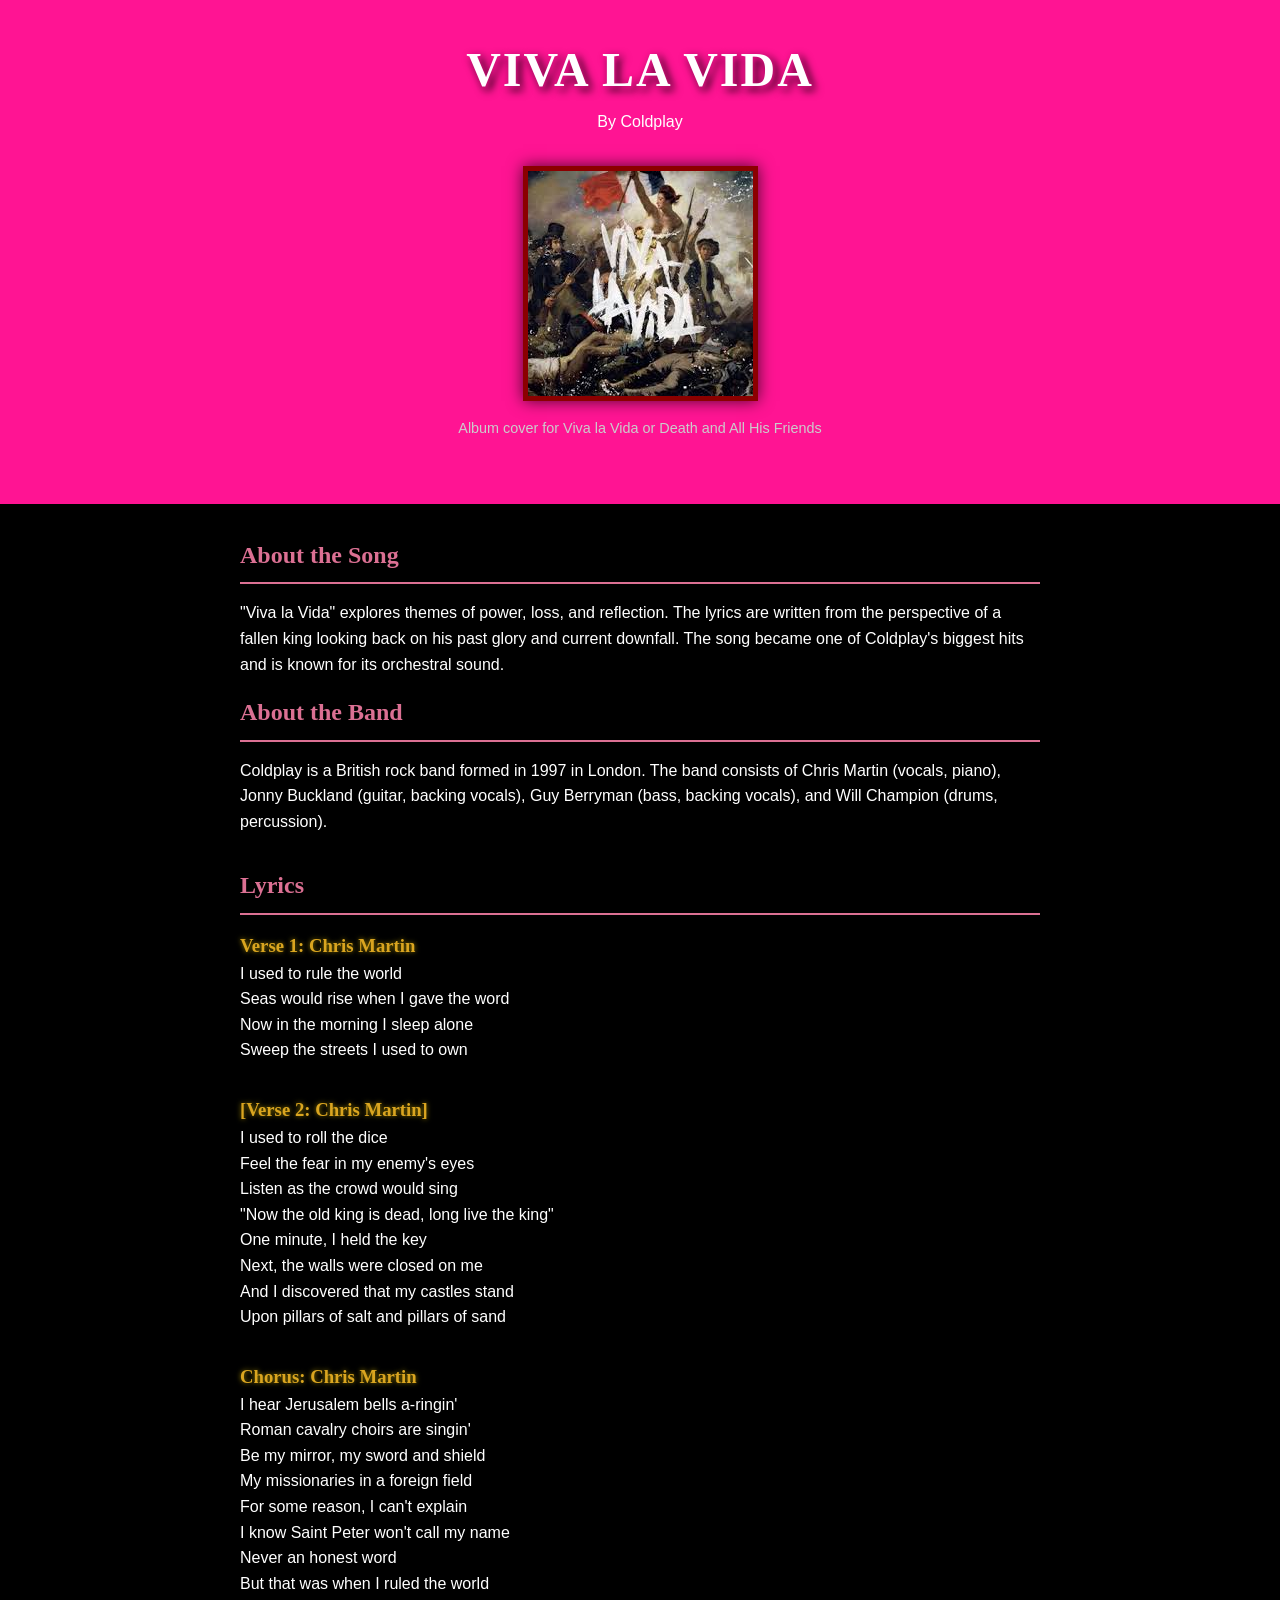
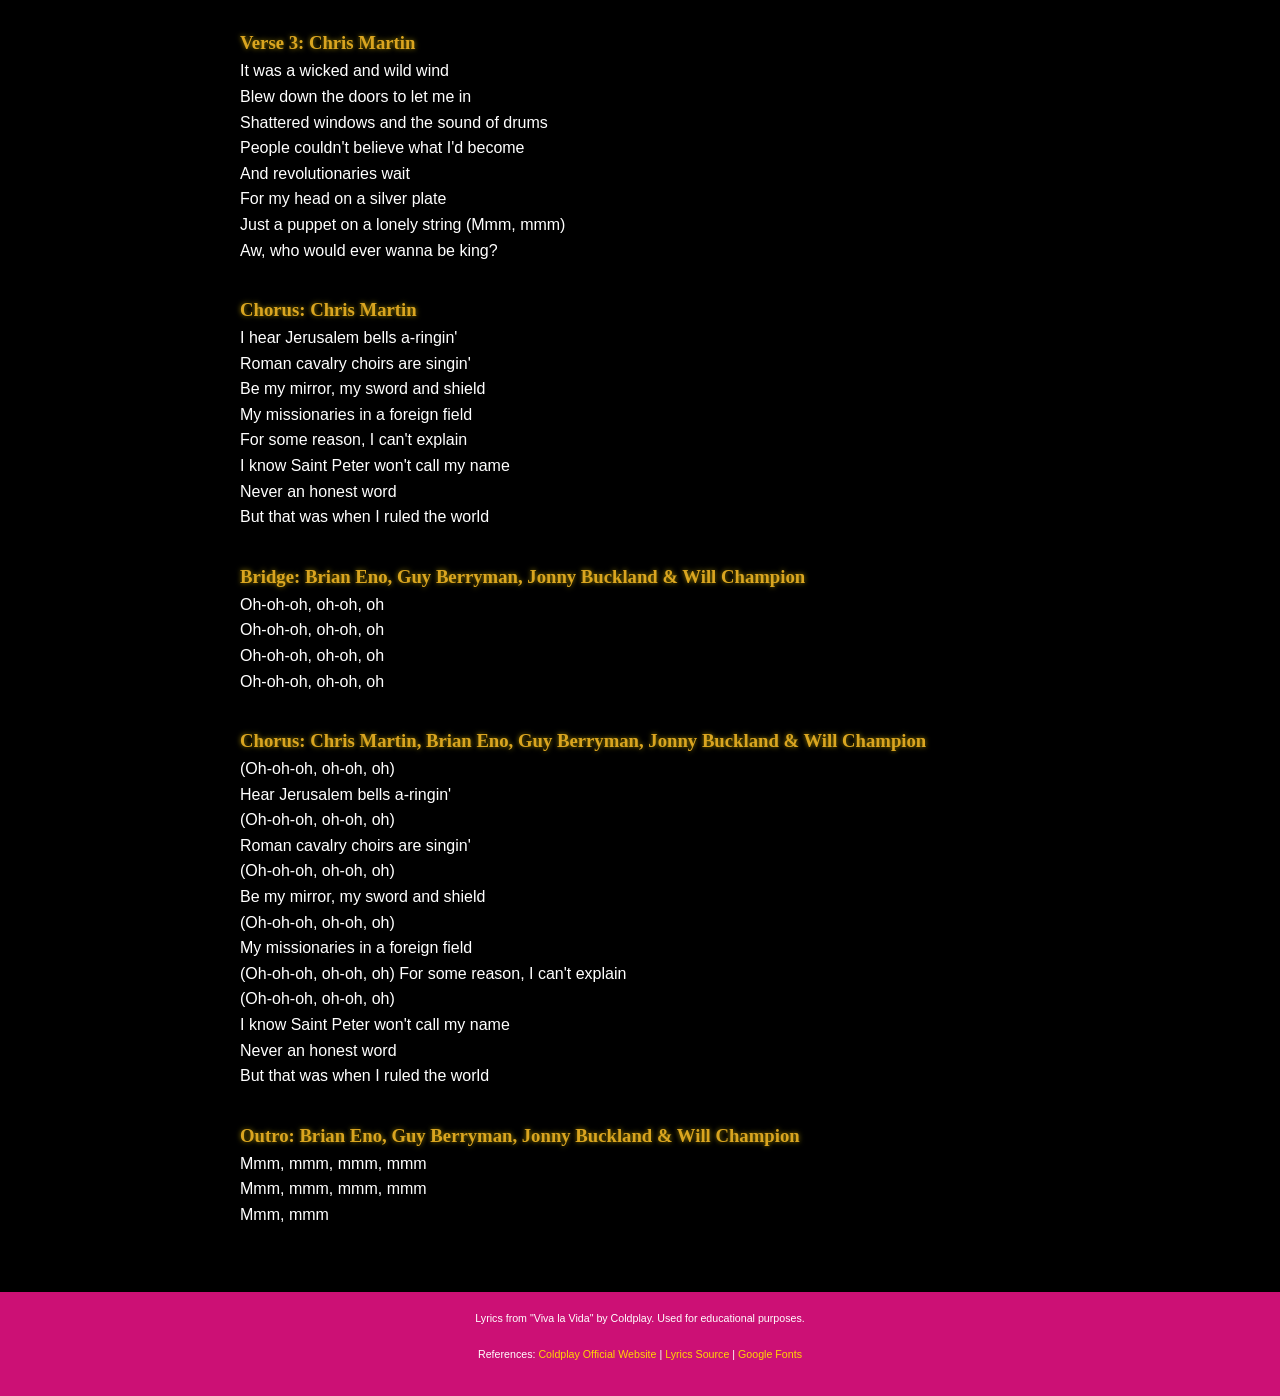
<file: Assignment1/index.html>
<!DOCTYPE html>
<html lang="en">
<head>
    <meta charset="UTF-8">
    <meta name="viewport" content="width=device-width, initial-scale=1.0">
    <title>Viva la Vida - Coldplay</title>
    <link rel="stylesheet" type="text/css" href="css/styles.css"></head>
<body>

<header>
    <h1>Viva la Vida</h1>
    <p>By Coldplay</p>

    <figure>
        <img src="images/album.jpeg" alt="Viva la Vida album cover by Coldplay">
        <figcaption>Album cover for Viva la Vida or Death and All His Friends</figcaption>
    </figure>

</header>

<main>
    <article>

        <section>
            <h2>About the Song</h2>
            <p>
                "Viva la Vida" explores themes of power, loss, and reflection. The lyrics are written 
                from the perspective of a fallen king looking back on his past glory and current downfall. 
                The song became one of Coldplay's biggest hits and is known for its orchestral sound.
            </p>

            <h2>About the Band</h2>
            <p>
                Coldplay is a British rock band formed in 1997 in London. The band consists of Chris Martin (vocals, piano), Jonny Buckland (guitar, backing vocals), Guy Berryman (bass, backing vocals), and Will Champion (drums, percussion).
            </p>
        </section>

        <section>
            <h2>Lyrics</h2>
            <blockquote>
                <h3>Verse 1: Chris Martin</h3>
                <p>I used to rule the world<br>
                Seas would rise when I gave the word<br>
                Now in the morning I sleep alone<br>
                Sweep the streets I used to own</p>
            </blockquote>
        </section>

        <section>
            <blockquote>
                <h3>[Verse 2: Chris Martin]</h3>
                <p>I used to roll the dice <br>
                Feel the fear in my enemy's eyes <br>
                Listen as the crowd would sing <br>
                "Now the old king is dead, long live the king"<br>
                One minute, I held the key<br>
                Next, the walls were closed on me<br>
                And I discovered that my castles stand<br>
                Upon pillars of salt and pillars of sand</p>
            </blockquote>
        </section>

        <section>
            <blockquote>
                <h3>Chorus: Chris Martin</h3>
                <p>I hear Jerusalem bells a-ringin'<br>
                Roman cavalry choirs are singin'<br>
                Be my mirror, my sword and shield<br>
                My missionaries in a foreign field<br>
                For some reason, I can't explain<br>
                I know Saint Peter won't call my name<br>
                Never an honest word<br>
                But that was when I ruled the world</p>
            </blockquote>
        </section>

        <section>
            <blockquote>
                <h3>Verse 3: Chris Martin</h3>
                <p>It was a wicked and wild wind<br>
                Blew down the doors to let me in<br>
                Shattered windows and the sound of drums<br>
                People couldn't believe what I'd become<br>
                And revolutionaries wait<br>
                For my head on a silver plate<br>
                Just a puppet on a lonely string (Mmm, mmm)<br>
                Aw, who would ever wanna be king?</p>
            </blockquote>
        </section>
        
         <section>
            <blockquote>
                <h3>Chorus: Chris Martin</h3>
                <p>I hear Jerusalem bells a-ringin'<br>
                Roman cavalry choirs are singin'<br>
                Be my mirror, my sword and shield<br>
                My missionaries in a foreign field<br>
                For some reason, I can't explain<br>
                I know Saint Peter won't call my name<br>
                Never an honest word<br>
                But that was when I ruled the world</p>
            </blockquote>
        </section>

        <section>
            <blockquote>
                <h3>Bridge: Brian Eno, Guy Berryman, Jonny Buckland & Will Champion</h3>
                <p>Oh-oh-oh, oh-oh, oh<br>
                Oh-oh-oh, oh-oh, oh<br>
                Oh-oh-oh, oh-oh, oh<br>
                Oh-oh-oh, oh-oh, oh</p>
            </blockquote>
        </section>

        <section>
            <blockquote>
                <h3>Chorus: Chris Martin, Brian Eno, Guy Berryman, Jonny Buckland & Will Champion</h3>
                <p>(Oh-oh-oh, oh-oh, oh)<br>
                Hear Jerusalem bells a-ringin'<br>
                (Oh-oh-oh, oh-oh, oh)<br>
                Roman cavalry choirs are singin'<br>
                (Oh-oh-oh, oh-oh, oh)<br>
                Be my mirror, my sword and shield<br>
                (Oh-oh-oh, oh-oh, oh)<br>
                My missionaries in a foreign field<br>
                (Oh-oh-oh, oh-oh, oh)
                For some reason, I can't explain<br>
                (Oh-oh-oh, oh-oh, oh)<br>
                I know Saint Peter won't call my name<br>
                Never an honest word<br>
                But that was when I ruled the world</p>
            </blockquote>
        </section>

         <section>
            <blockquote>
                <h3>Outro: Brian Eno, Guy Berryman, Jonny Buckland & Will Champion</h3>
                <p>Mmm, mmm, mmm, mmm<br>
                Mmm, mmm, mmm, mmm<br>
                Mmm, mmm</p>
            </blockquote>
        </section>

</article>
</main>

<footer>
    <p><small>
        Lyrics from "Viva la Vida" by Coldplay. Used for educational purposes.
    </small></p>

    <p><small>
        References:
        <a href="https://www.coldplay.com/" target="_blank">Coldplay Official Website</a> |
        <a href="https://genius.com/Coldplay-viva-la-vida-lyrics" target="_blank">Lyrics Source</a> |
        <a href="https://fonts.google.com/" target="_blank">Google Fonts</a>
    </small></p>
</footer>

</body>
</html>
</file>
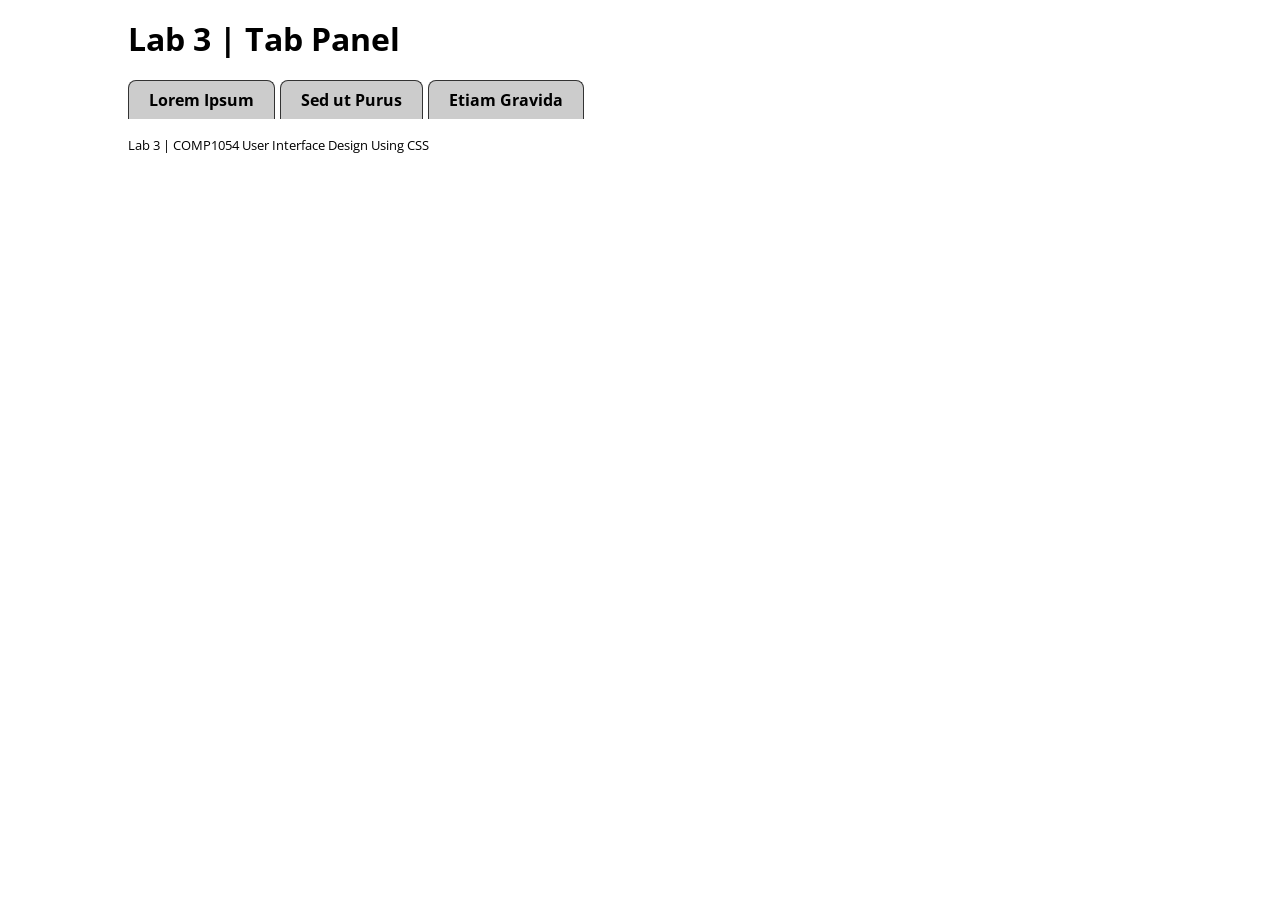
<file: lab 3/index.html>
<!DOCTYPE html>
<html lang="en">
	<!--920718-->
	<head>
		<meta charset="utf-8" />
		<title>Lab 3 | COMP1054 User Interface Design Using CSS</title>
		<meta name="viewport" content="width=device-width, initial-scale=1.0" />
		<link href="css/normalize.css" rel="stylesheet" />
		<link href="css/lab3.css" rel="stylesheet" />
		<script src="js/lab3.js" defer></script>
	</head>
	<body>
		<div id="container">
			<header>
				<h1>Lab 3 | Tab Panel</h1>
			</header>
			<main>
				<div class="tabs">
					<ul role="tablist">
						<li role="tab"><a href="#tabpanel1">Lorem Ipsum</a></li>
						<li role="tab"><a href="#tabpanel2">Sed ut Purus</a></li>
						<li role="tab"><a href="#tabpanel3">Etiam Gravida</a></li>
					</ul>
					<div role="tabpanel" id="tabpanel1">
						<p>Lorem ipsum dolor sit amet, consectetur adipiscing elit. Curabitur et eleifend risus. Praesent eu orci sed sapien maximus scelerisque at quis justo.</p>
						<p>Fusce lacus lacus, molestie et imperdiet vel, consequat at felis. Mauris eget tortor nec magna efficitur tempus. Phasellus lacus tortor, viverra ut interdum faucibus, consectetur imperdiet urna.</p>
						<p>Integer auctor sagittis lectus, sit amet sollicitudin diam iaculis ut. Integer orci mi, hendrerit ut dui at, maximus semper ante. Morbi ac tellus neque.</p>
					</div>
					<div role="tabpanel" id="tabpanel2">
						<p>Sed ut purus porta odio sollicitudin congue. Proin luctus molestie varius. Curabitur sed maximus elit. Ut viverra ante et urna bibendum consectetur.</p>
						<p>Quisque nisi risus, dignissim in placerat id, gravida in elit. Proin et mollis libero, quis finibus tortor. Nullam condimentum posuere venenatis. Nam ex risus, maximus ut imperdiet ultrices, ornare id velit.</p>
					</div>
					<div role="tabpanel" id="tabpanel3">
						<p>Etiam gravida sit amet odio nec accumsan. Suspendisse imperdiet ac quam in cursus. Pellentesque ut nunc quis velit pharetra aliquet. Donec sodales eget libero id efficitur. Donec ex dui, dapibus a dui sit amet, fermentum dignissim risus.</p>
						<p>Nullam viverra a ante at fringilla. Vestibulum ut ante id augue ultricies mattis. Mauris vitae urna aliquam, laoreet nibh eu, aliquam dolor.</p>
						<p>Curabitur felis ipsum, finibus a gravida at, aliquet non arcu. Nam efficitur ullamcorper quam a tincidunt. Cras ut mi ut nulla commodo lacinia eu eu velit.</p>
					</div>
				</div><!-- .tabs -->
			</main>
			<footer>
				<p><small>Lab 3 | COMP1054 User Interface Design Using CSS</small></p>
			</footer>
		</div><!-- end #container -->
	</body>
</html>
</file>
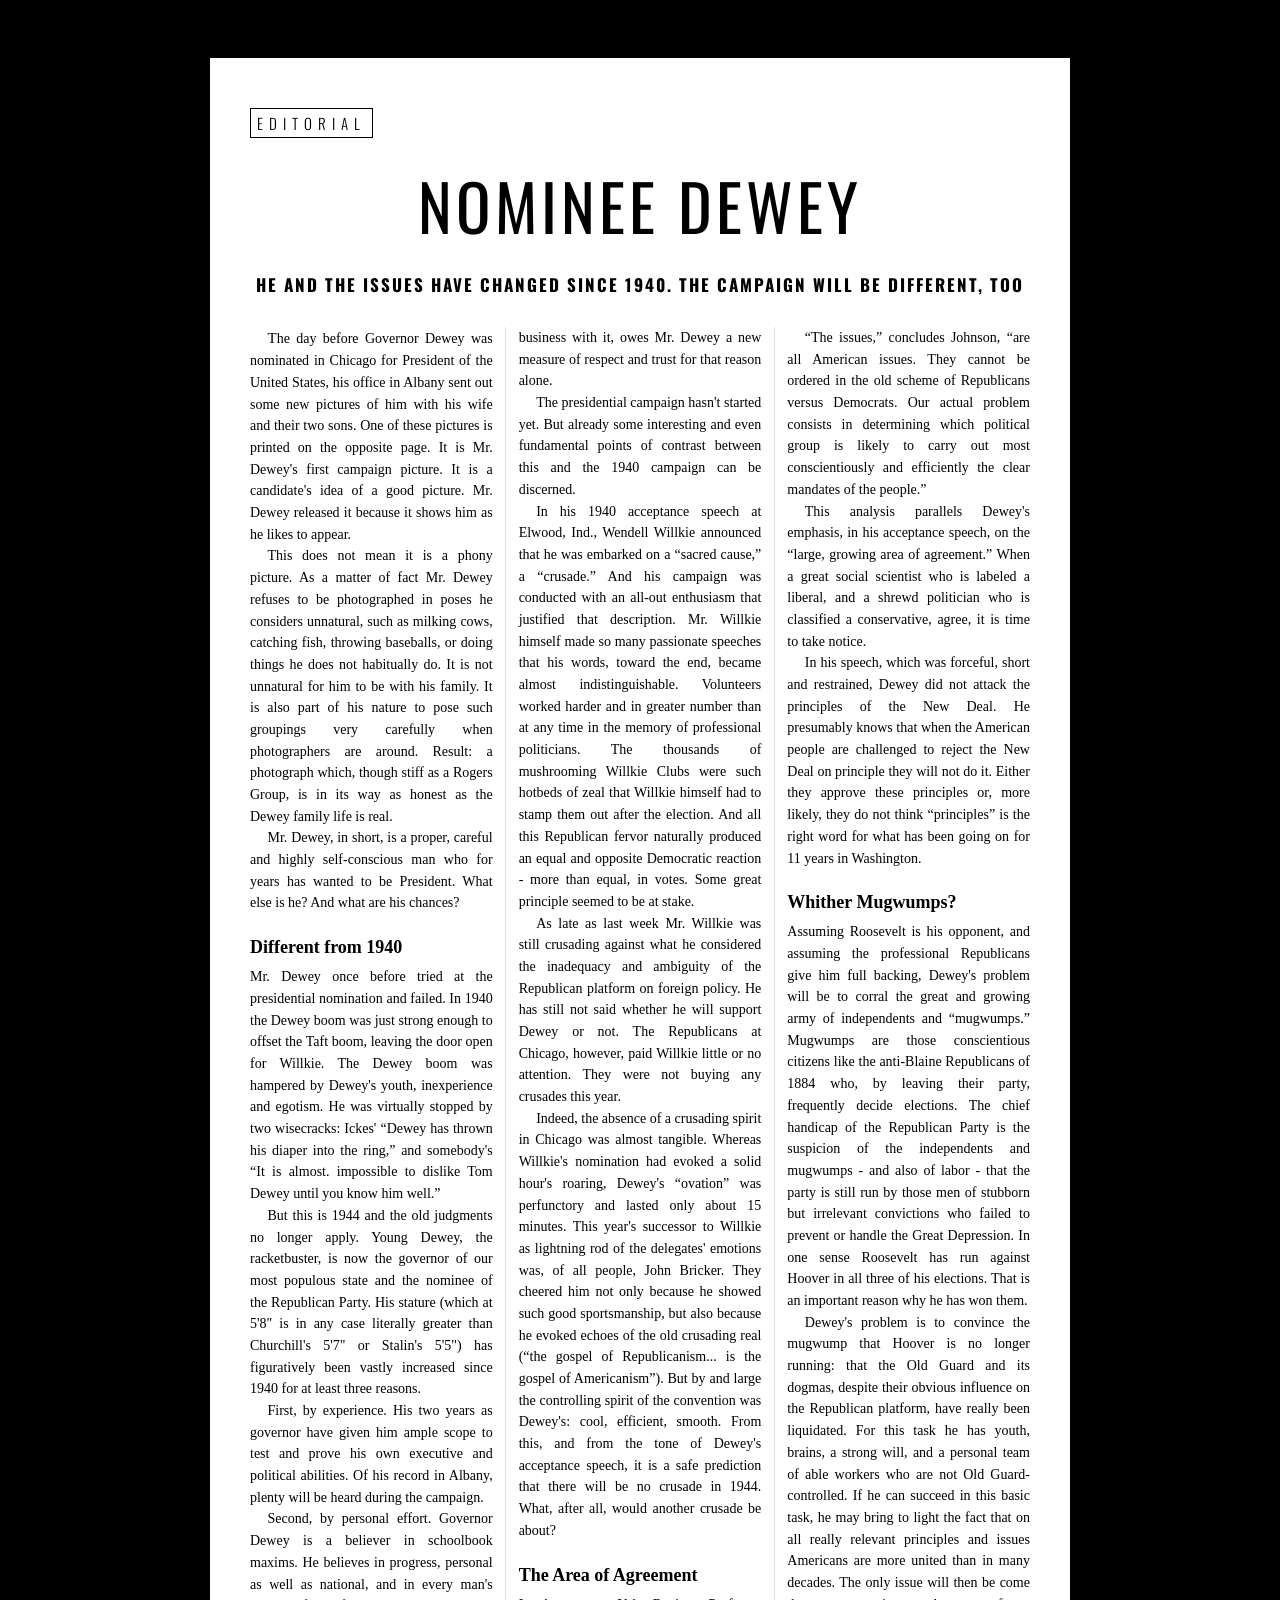
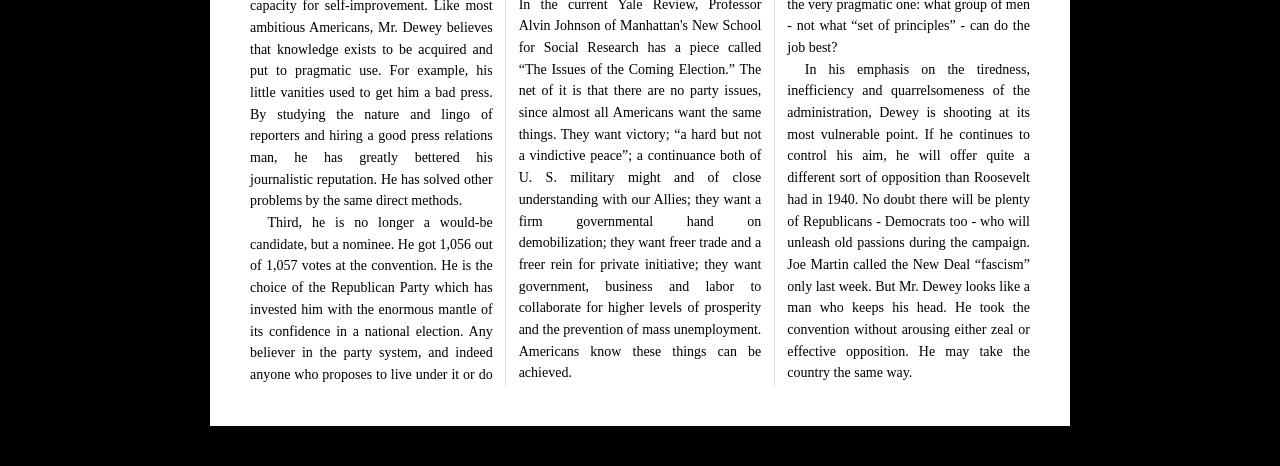
<file: lab-1/index.html>
<!DOCTYPE html>
<html lang="en">
<head>
    <meta charset="UTF-8" />
    <meta name="viewport" content="width=device-width, initial-scale=1.0">
    <link rel="stylesheet" href="css/main.css" />


    <title>Lab 1 | COMP1054</title>
</head>
<body>
    <!-- Do not modify any of the HTML elements inside the BODY of this page -->﻿
    <div id="page">
        <header>
            <h1>Editorial</h1>
            <h2>Nominee Dewey</h2>
            <p>He and the issues have changed since 1940. The campaign will be different, too</p>
        </header>   
        <main>
        <p>The day before Governor Dewey was nominated in Chicago for President of the United States, his office in Albany sent out some new pictures of him with his wife and their two sons. One of these pictures is printed on the opposite page. It is Mr. Dewey's first campaign picture. It is a candidate's idea of a good picture. Mr. Dewey released it because it shows him as he likes to appear.</p>
 
        <p>This does not mean it is a phony picture. As a matter of fact Mr. Dewey refuses to be photographed in poses he considers unnatural, such as milking cows, catching fish, throwing baseballs, or doing things he does not habitually do. It is not unnatural for him to be with his family. It is also part of his nature to pose such groupings very carefully when photographers are around. Result: a photograph which, though stiff as a Rogers Group, is in its way as honest as the Dewey family life is real.</p>
 
        <p>Mr. Dewey, in short, is a proper, careful and highly self-conscious man who for years has wanted to be President. What else is he? And what are his chances?</p>
 
        <h4>Different from 1940</h4>
 
        <p>Mr. Dewey once before tried at the presidential nomination and failed. In 1940 the Dewey boom was just strong enough to offset the Taft boom, leaving the door open for Willkie. The Dewey boom was hampered by Dewey's youth, inexperience and egotism. He was virtually stopped by two wisecracks: Ickes' <q>Dewey has thrown his diaper into the ring,</q> and somebody's <q>It is almost. impossible to dislike Tom Dewey until you know him well.</q></p>
 
        <p>But this is 1944 and the old judgments no longer apply. Young Dewey, the racketbuster, is now the governor of our most populous state and the nominee of the Republican Party. His stature (which at 5'8" is in any case literally greater than Churchill's 5'7" or Stalin's 5'5") has figuratively been vastly increased since 1940 for at least three reasons.</p>
 
        <p>First, by experience. His two years as governor have given him ample scope to test and prove his own executive and political abilities. Of his record in Albany, plenty will be heard during the campaign.</p>
 
        <p>Second, by personal effort. Governor Dewey is a believer in schoolbook maxims. He believes in progress, personal as well as national, and in every man's capacity for self-improvement. Like most ambitious Americans, Mr. Dewey believes that knowledge exists to be acquired and put to pragmatic use. For example, his little vanities used to get him a bad press. By studying the nature and lingo of reporters and hiring a good press relations man, he has greatly bettered his journalistic reputation. He has solved other problems by the same direct methods.</p>
 
        <p>Third, he is no longer a would-be candidate, but a nominee. He got 1,056 out of 1,057 votes at the convention. He is the choice of the Republican Party which has invested him with the enormous mantle of its confidence in a national election. Any believer in the party system, and indeed anyone who proposes to live under it or do business with it, owes Mr. Dewey a new measure of respect and trust for that reason alone.</p>
 
        <p>The presidential campaign hasn't started yet. But already some interesting and even fundamental points of contrast between this and the 1940 campaign can be discerned.</p>
 
        <p>In his 1940 acceptance speech at Elwood, Ind., Wendell Willkie announced that he was embarked on a <q>sacred cause,</q> a <q>crusade.</q> And his campaign was conducted with an all-out enthusiasm that justified that description. Mr. Willkie himself made so many passionate speeches that his words, toward the end, became almost indistinguishable. Volunteers worked harder and in greater number than at any time in the memory of professional politicians. The thousands of mushrooming Willkie Clubs were such hotbeds of zeal that Willkie himself had to stamp them out after the election. And all this Republican fervor naturally produced an equal and opposite Democratic reaction - more than equal, in votes. Some great principle seemed to be at stake.</p>
 
        <p>As late as last week Mr. Willkie was still crusading against what he considered the inadequacy and ambiguity of the Republican platform on foreign policy. He has still not said whether he will support Dewey or not. The Republicans at Chicago, however, paid Willkie little or no attention. They were not buying any crusades this year.</p>
 
        <p>Indeed, the absence of a crusading spirit in Chicago was almost tangible. Whereas Willkie's nomination had evoked a solid hour's roaring, Dewey's <q>ovation</q> was perfunctory and lasted only about 15 minutes. This year's successor to Willkie as lightning rod of the delegates' emotions was, of all people, John Bricker. They cheered him not only because he showed such good sportsmanship, but also because he evoked echoes of the old crusading real (<q>the gospel of Republicanism... is the gospel of Americanism</q>). But by and large the controlling spirit of the convention was Dewey's: cool, efficient, smooth. From this, and from the tone of Dewey's acceptance speech, it is a safe prediction that there will be no crusade in 1944. What, after all, would another crusade be about?</p>
 
        <h4>The Area of Agreement</h4>
 
        <p>In the current Yale Review, Professor Alvin Johnson of Manhattan's New School for Social Research has a piece called <q>The Issues of the Coming Election.</q> The net of it is that there are no party issues, since almost all Americans want the same things. They want victory; <q>a hard but not a vindictive peace</q>; a continuance both of U. S. military might and of close understanding with our Allies; they want a firm governmental hand on demobilization; they want freer trade and a freer rein for private initiative; they want government, business and labor to collaborate for higher levels of prosperity and the prevention of mass unemployment. Americans know these things can be achieved.</p>
 
        <p><q>The issues,</q> concludes Johnson, <q>are all American issues. They cannot be ordered in the old scheme of Republicans versus Democrats. Our actual problem consists in determining which political group is likely to carry out most conscientiously and efficiently the clear mandates of the people.</q></p>
 
        <p>This analysis parallels Dewey's emphasis, in his acceptance speech, on the <q>large, growing area of agreement.</q> When a great social scientist who is labeled a liberal, and a shrewd politician who is classified a conservative, agree, it is time to take notice.</p>
 
        <p>In his speech, which was forceful, short and restrained, Dewey did not attack the principles of the New Deal. He presumably knows that when the American people are challenged to reject the New Deal on principle they will not do it. Either they approve these principles or, more likely, they do not think <q>principles</q> is the right word for what has been going on for 11 years in Washington.</p>
 
        <h4>Whither Mugwumps?</h4>
 
        <p>Assuming Roosevelt is his opponent, and assuming the professional Republicans give him full backing, Dewey's problem will be to corral the great and growing army of independents and <q>mugwumps.</q> Mugwumps are those conscientious citizens like the anti-Blaine Republicans of 1884 who, by leaving their party, frequently decide elections. The chief handicap of the Republican Party is the suspicion of the independents and mugwumps - and also of labor - that the party is still run by those men of stubborn but irrelevant convictions who failed to prevent or handle the Great Depression. In one sense Roosevelt has run against Hoover in all three of his elections. That is an important reason why he has won them.</p>
 
        <p>Dewey's problem is to convince the mugwump that Hoover is no longer running: that the Old Guard and its dogmas, despite their obvious influence on the Republican platform, have really been liquidated. For this task he has youth, brains, a strong will, and a personal team of able workers who are not Old Guard-controlled. If he can succeed in this basic task, he may bring to light the fact that on all really relevant principles and issues Americans are more united than in many decades. The only issue will then be come the very pragmatic one: what group of men - not what <q>set of principles</q> - can do the job best?</p>
 
        <p>In his emphasis on the tiredness, inefficiency and quarrelsomeness of the administration, Dewey is shooting at its most vulnerable point. If he continues to control his aim, he will offer quite a different sort of opposition than Roosevelt had in 1940. No doubt there will be plenty of Republicans - Democrats too - who will unleash old passions during the campaign. Joe Martin called the New Deal <q>fascism</q> only last week. But Mr. Dewey looks like a man who keeps his head. He took the convention without arousing either zeal or effective opposition. He may take the country the same way.</p>
        </main>
        <footer></footer>
    </div>
</body>
</html>
</file>
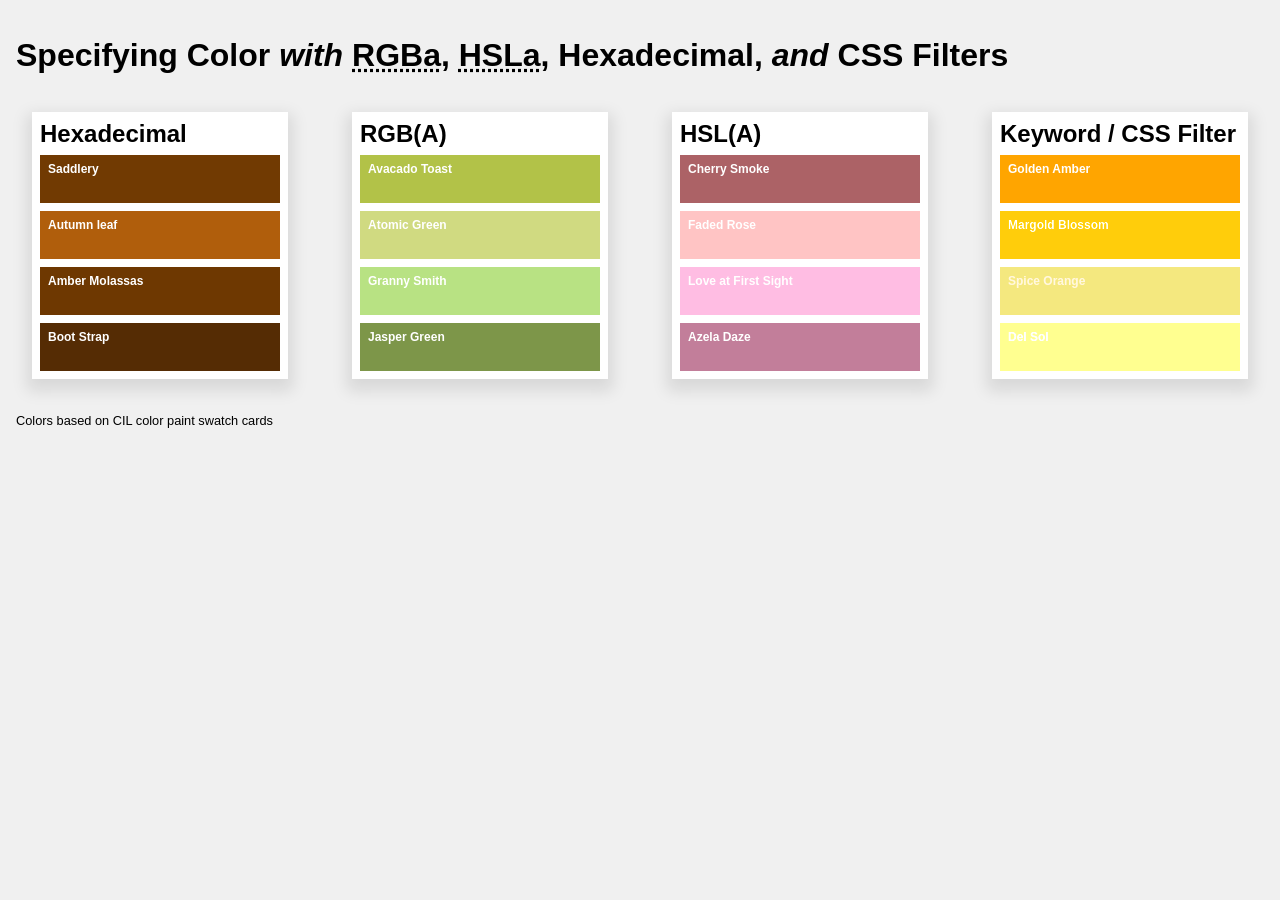
<file: lab-2/index.html>
<!DOCTYPE HTML>
<html>
<head>
	<meta charset="UTF-8">
	<title>Specifying Color with RGBa, HSLa, Hexadecimal, and CSS Filters</title>
	<link href="css/normalize.css" rel="stylesheet">
	<link href="css/base.css" rel="stylesheet">
	<style>
/* STEP 1: Using the color picker utility at
https://developer.mozilla.org/en-US/docs/Web/CSS/CSS_Colors/Color_picker_tool,
set each color in hexadecimal format
to match as closely as you can with the colors
on the FIRST paint swatch card provided.
-------------------------------------------------- */
	#hex div:nth-of-type(1) {
		background-color: #713a02;
	}
	#hex div:nth-of-type(2) {
		background-color: #b05e0c;
	}
	#hex div:nth-of-type(3) {
		background-color: #6e3801;
	}
	#hex div:nth-of-type(4) {
		background-color: #552c04;
	}
/* STEP 2: Set each color in rgba format
to match as closely as you can with the colors
on the SECOND paint swatch card provided.
-------------------------------------------------- */
	#rgba div:nth-of-type(1) {
		background-color: rgba(178, 194, 72, 1);
	}
	#rgba div:nth-of-type(2) {
		background-color: rgba(208, 218, 129, 1);
	}
	#rgba div:nth-of-type(3) {
		background-color: rgba(170, 220, 106, 0.826);
	}
	#rgba div:nth-of-type(4) {
		background-color: rgba(98, 129, 36, 0.826);
	}
	/* ...and so on... */

/* STEP 3: Set each color in hsla format
to match as closely as you can with the colors
on the THIRD paint swatch card provided.
-------------------------------------------------- */
	#hsla div:nth-of-type(1) {
		background-color: hsl(357 31% 53%);

	}
	#hsla div:nth-of-type(2) {
		background-color: hsl(0 100% 86% / 0.82);
	}
	#hsla div:nth-of-type(3) {
		background-color: hsl(334 193% 76% / 0.37);
	}
	#hsla div:nth-of-type(4) {
		background-color: hsl(336 36% 58% / 0.88);
	}

	/* ...and so on... */

	/* STEP 4: Set each color using a CSS color keywords
(https://developer.mozilla.org/en-US/docs/Web/CSS/color_value)
that matches each color as closely as possible, then
apply one or more CSS filters to see if you can
produce an exact rendition of the swatch colors on the FOURTH card provided.
(https://developer.mozilla.org/en-US/docs/Web/CSS/filter).
-------------------------------------------------- */
	#keyword div:nth-of-type(1) {
		background-color: orange;
		filter: brightness(0.7) saturate(0.8), sepia(0.3);
	}
	#keyword div:nth-of-type(2) {
		background-color: gold;
		filter: saturate(1.3) hue-rotate(-10deg);
	}
	#keyword div:nth-of-type(3) {
		background-color: yellow;
		filter: brightness(0.9) saturate(0.6) sepia(0.4);
	}
	#keyword div:nth-of-type(4) {
		background-color: khaki;
		filter: brightness(1.1) saturate(1.2) sepia(0.1);
	}
	/* ...and so on... */

	/* STEP 5: Describe one or more things that you can do to ensure that the colour rendering on your screen is exactly the same (or as close as possible) to the colours on your paint chip cards. If possible, attempt to do one or more of these things and describe what you did and what you found out. Maybe a screenshot, too if it might help. */	
</style>
</head>

<body>
	<header>
		<h1>Specifying Color <em>with</em> <abbr title="Red, Green, Blue, Alpha">RGBa</abbr>, <abbr title="Hue, Saturation, Luminousity, Alpha">HSLa</abbr>, Hexadecimal, <em>and</em> CSS Filters</h1>
	</header>
	<main>
		<section id="hex">
			<h2>Hexadecimal</h2>
			<div>
				<h3>Saddlery</h3>
			</div>
			<div>
				<h3>Autumn leaf</h3>
			</div>
			<div>
				<h3>Amber Molassas</h3>
			</div>
			<div>
				<h3>Boot Strap</h3>
			</div>
		</section>
		<section id="rgba">
			<h2>RGB(A)</h2>
			<div>
				<h3>Avacado Toast</h3>
			</div>
			<div>
				<h3>Atomic Green</h3>
			</div>
			<div>
				<h3>Granny Smith</h3>
			</div>
			<div>
				<h3>Jasper Green</h3>
			</div>
		</section>
		<section id="hsla">
			<h2>HSL(A)</h2>
			<div>
				<h3>Cherry Smoke</h3>
			</div>
			<div>
				<h3>Faded Rose</h3>
			</div>
			<div>
				<h3>Love at First Sight</h3>
			</div>
			<div>
				<h3>Azela Daze</h3>
			</div>
		</section>
		<section id="keyword">
			<h2>Keyword / CSS Filter</h2>
			<div>
				<h3>Golden Amber</h3>
			</div>
			<div>
				<h3>Margold Blossom</h3>
			</div>
			<div>
				<h3>Spice Orange</h3>
			</div>
			<div>
				<h3>Del Sol</h3>
			</div>
		</section>
	</main>
	<footer>
		<p><small>Colors based on CIL color paint swatch cards</small></p>
	</footer>
</body>
</html>
</file>
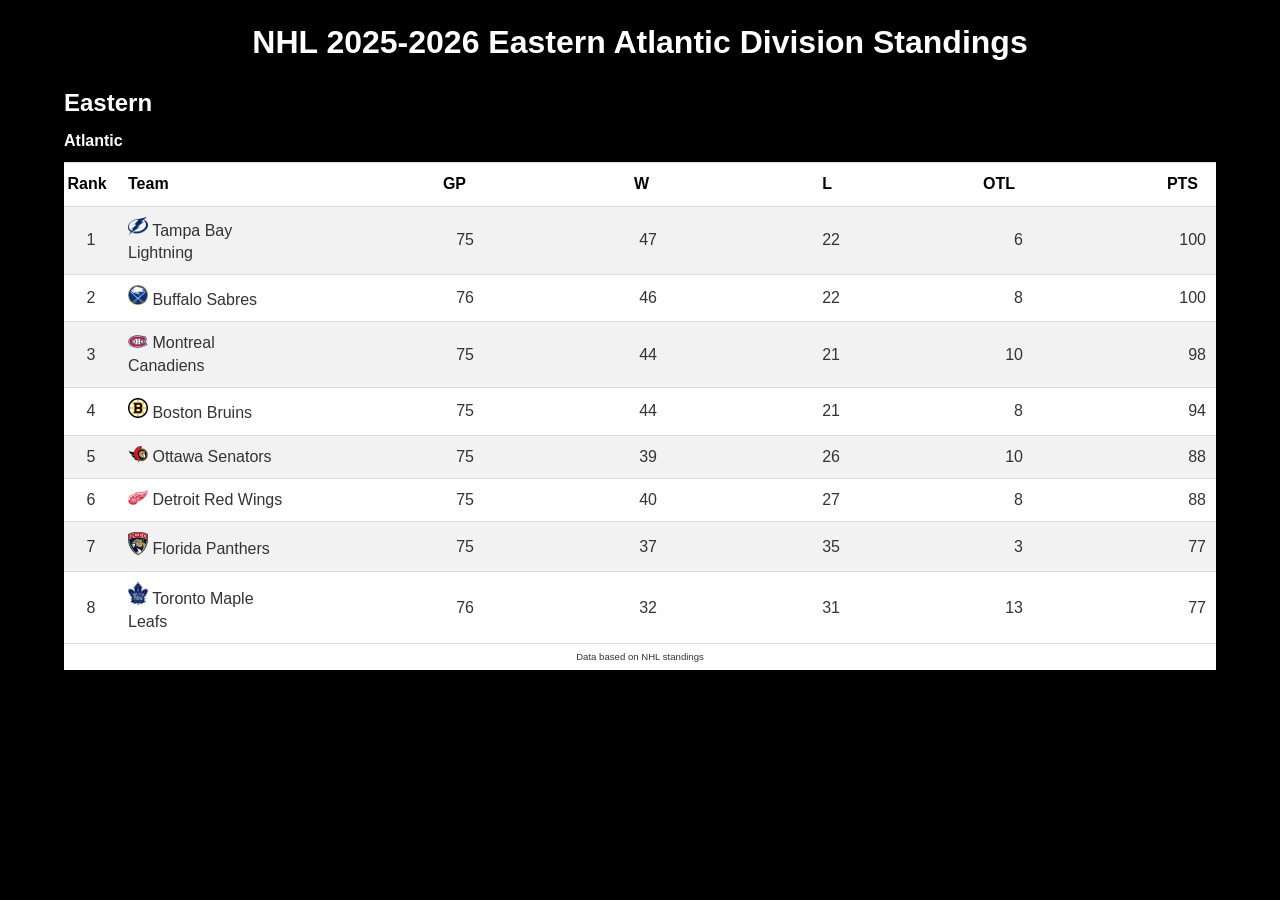
<file: lab-4/index.html>
<!DOCTYPE html>
<html lang="en">
<head>
    <meta charset="UTF-8">
    <meta name="viewport" content="width=device-width, initial-scale=1.0">
    <link href="css/tables.css" rel="stylesheet" />
	<script src="js/tablesort/tablesort.min.js"></script>
	<link href="js/tablesort/css/tablesort.css" rel="stylesheet">
	<script src="js/tables.js"></script>
</head>
<body>
	<header>
		<h1>NHL 2025-2026 Eastern Atlantic Division Standings</h1>
	</header>

	<main>
        <table id="standings" class="tablesort"> 
        <caption>Eastern</caption>
        <caption>Atlantic</caption>
        <thead>
            <tr>
                <th data-sort-method="number">Rank</th>
                <th data-sort-method="string">Team</th>
                <th data-sort-method="number">GP</th>
                <th data-sort-method="number">W</th>
                <th data-sort-method="number">L</th>
                <th data-sort-method="number">OTL</th>
                <th data-sort-method="number">PTS</th>
            </tr>
        </thead>
        <!-- Optional footer -->
        <tfoot>
            
	        <tr>
		        <td colspan="7">Data based on NHL standings</td>
	        </tr>
        </tfoot>
        <tbody>
        <tr>
            <td>1</td>
            <td><img src="images/Tampalogo.png" alt="Tampa Bay Lightning" width="20"> Tampa Bay Lightning</td>
            <td>75</td>
		    <td>47</td>
		    <td>22</td>
		    <td>6</td>
		    <td>100</td>
        </tr>
        <tr>
            <td>2</td>
            <td><img src="images/Buffalo.png" alt="Buffalo Sabres" width="20"> Buffalo Sabres</td>
            <td>76</td>
		    <td>46</td>
		    <td>22</td>
		    <td>8</td>
		    <td>100</td>
        </tr>
        <tr>
            <td>3</td>
            <td><img src="images/Montreal.png" alt="Montreal Canadiens" width="20"> Montreal Canadiens</td>
            <td>75</td>
		    <td>44</td>
		    <td>21</td>
		    <td>10</td>
		    <td>98</td>
        </tr>
        <tr>
            <td>4</td>
            <td><img src="images/Boston.png" alt="Boston Bruins" width="20"> Boston Bruins</td>
            <td>75</td>
		    <td>44</td>
		    <td>21</td>
		    <td>8</td>
		    <td>94</td>
        </tr>
        <tr>
            <td>5</td>
            <td><img src="images/Ottawa.png" alt="Ottawa Senators" width="20"> Ottawa Senators</td>
            <td>75</td>
		    <td>39</td>
		    <td>26</td>
		    <td>10</td>
		    <td>88</td>
        </tr>
        <tr>
            <td>6</td>
            <td><img src="images/Detroit.png" alt="Detroit Red Wings" width="20"> Detroit Red Wings</td>
            <td>75</td>
		    <td>40</td>
		    <td>27</td>
		    <td>8</td>
		    <td>88</td>
        </tr>
        <tr>
            <td>7</td>
            <td><img src="images/Florida.png" alt="Florida Panthers" width="20"> Florida Panthers</td>
            <td>75</td>
            <td>37</td>
            <td>35</td>
            <td>3</td>
            <td>77</td>
        </tr>
        <tr>
            <td>8</td>
            <td><img src="images/Toronto.png" alt="Toronto Maple Leafs" width="20"> Toronto Maple Leafs</td>
            <td>76</td>
            <td>32</td>
            <td>31</td>
            <td>13</td>
            <td>77</td>
        </tr>
        </tbody>
    </table>
</main>
</body>

</html>
</file>
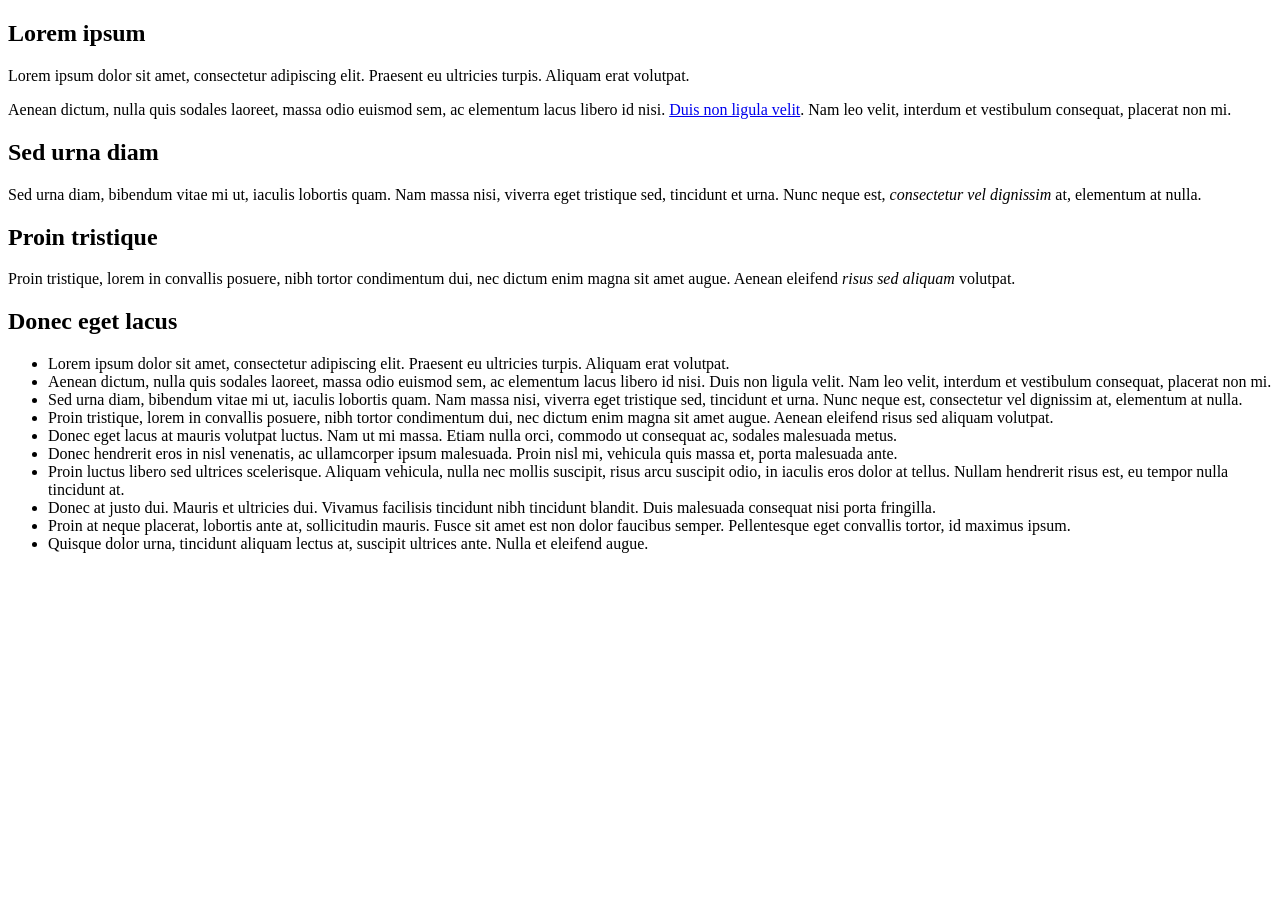
<file: lesson-1/index.html>
<!DOCTYPE html>
<html lang="en">
<head>
	<meta charset="UTF-8" />
	<title>Lesson 1 - COMP1054 User Interface Design Using CSS</title>
	<link rel="stylesheet" href="css/styles.css" />
</head>
<body>

<article class="about">
	<h1>Lorem ipsum</h1> 

	<p>Lorem ipsum dolor sit amet, consectetur adipiscing elit. Praesent eu ultricies turpis. Aliquam erat volutpat.</p>
	<p>Aenean dictum, nulla quis sodales laoreet, massa odio euismod sem, ac elementum lacus libero id nisi. <a href="https://lipsum.com/" rel="external">Duis non ligula velit</a>. Nam leo velit, interdum et vestibulum consequat, placerat non mi.</p>
 
	<section class="project">
		<h2 lang="es">Sed urna diam</h2>
		<p>Sed urna diam, bibendum vitae mi ut, iaculis lobortis quam. <span lang="es">Nam massa nisi</span>, viverra eget tristique sed, tincidunt et urna. Nunc neque est, <em>consectetur vel dignissim</em> at, elementum at nulla.</p>
	</section>

	<section class="project">
		<h2 lang="es">Proin tristique</h2>
		<p>Proin tristique, lorem in convallis posuere, nibh tortor condimentum dui, nec dictum enim magna sit amet augue. Aenean eleifend <em>risus sed aliquam</em> volutpat.</p>
	</section>
    <aside>
        <h2>Donec eget lacus</h2>
        <ul>
            <li>Lorem ipsum dolor sit amet, consectetur adipiscing elit. Praesent eu ultricies turpis. Aliquam erat volutpat.</li>
            <li>Aenean dictum, nulla quis sodales laoreet, massa odio euismod sem, ac elementum lacus libero id nisi. Duis non ligula velit. Nam leo velit, interdum et vestibulum consequat, placerat non mi.</li>
            <li>Sed urna diam, bibendum vitae mi ut, iaculis lobortis quam. Nam massa nisi, viverra eget tristique sed, tincidunt et urna. Nunc neque est, consectetur vel dignissim at, elementum at nulla.</li>
            <li>Proin tristique, lorem in convallis posuere, nibh tortor condimentum dui, nec dictum enim magna sit amet augue. Aenean eleifend risus sed aliquam volutpat.</li>
            <li>Donec eget lacus at mauris volutpat luctus. Nam ut mi massa. Etiam nulla orci, commodo ut consequat ac, sodales malesuada metus.</li>
            <li>Donec hendrerit eros in nisl venenatis, ac ullamcorper ipsum malesuada. Proin nisl mi, vehicula quis massa et, porta malesuada ante.</li>
            <li>Proin luctus libero sed ultrices scelerisque. Aliquam vehicula, nulla nec mollis suscipit, risus arcu suscipit odio, in iaculis eros dolor at tellus. Nullam hendrerit risus est, eu tempor nulla tincidunt at.</li>
            <li>Donec at justo dui. Mauris et ultricies dui. Vivamus facilisis tincidunt nibh tincidunt blandit. Duis malesuada consequat nisi porta fringilla.</li>
            <li>Proin at neque placerat, lobortis ante at, sollicitudin mauris. Fusce sit amet est non dolor faucibus semper. Pellentesque eget convallis tortor, id maximus ipsum.</li>
            <li>Quisque dolor urna, tincidunt aliquam lectus at, suscipit ultrices ante. Nulla et eleifend augue.</li>
        </ul>
    </aside>
</article>

</body>
</html>
</file>
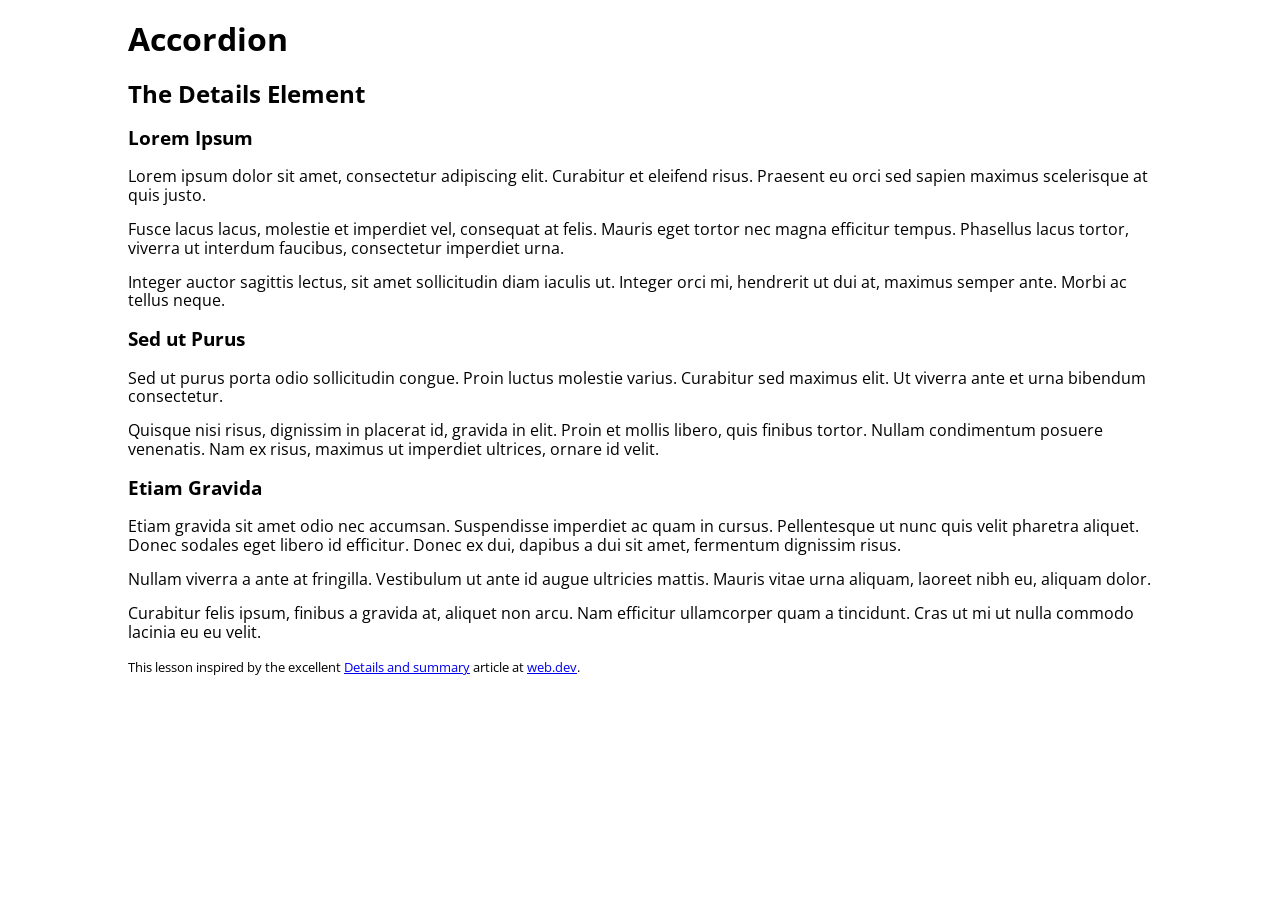
<file: lesson-10/index.html>
<!DOCTYPE html>
<html lang="en">
	<head>
		<meta charset="utf-8" />
		<title>Accordion | COMP1054 User Interface Design Using CSS</title>
		<meta name="viewport" content="width=device-width, initial-scale=1.0" />
		<link href="css/normalize.css" rel="stylesheet" />
		<link href="css/accordion.css" rel="stylesheet" />
		<script src="js/accordion.js" defer></script>
	</head>
	<body>
		<div id="container">
			<header>
				<h1>Accordion</h1>
			</header>
			<main>
				<h2>The Details Element</h2>
				<!-- STEP 1: Surround each H3 and DIV pair with DETAILS tags -->
				
					<h3>Lorem Ipsum</h3>
					<div>
						<p>Lorem ipsum dolor sit amet, consectetur adipiscing elit. Curabitur et eleifend risus. Praesent eu orci sed sapien maximus scelerisque at quis justo.</p>
						<p>Fusce lacus lacus, molestie et imperdiet vel, consequat at felis. Mauris eget tortor nec magna efficitur tempus. Phasellus lacus tortor, viverra ut interdum faucibus, consectetur imperdiet urna.</p>
						<p>Integer auctor sagittis lectus, sit amet sollicitudin diam iaculis ut. Integer orci mi, hendrerit ut dui at, maximus semper ante. Morbi ac tellus neque.</p>
					</div>
				
				<!-- STEP 2: Replace each pair of H3 tags with SUMMARY tags, validate your HTML (https://validator.w3.org/), then proceed to the CSS for the next step -->
				
					<h3>Sed ut Purus</h3>
					<div>
						<p>Sed ut purus porta odio sollicitudin congue. Proin luctus molestie varius. Curabitur sed maximus elit. Ut viverra ante et urna bibendum consectetur.</p>
						<p>Quisque nisi risus, dignissim in placerat id, gravida in elit. Proin et mollis libero, quis finibus tortor. Nullam condimentum posuere venenatis. Nam ex risus, maximus ut imperdiet ultrices, ornare id velit.</p>
					</div>
				
				
					<h3>Etiam Gravida</h3>
					<div>
						<p>Etiam gravida sit amet odio nec accumsan. Suspendisse imperdiet ac quam in cursus. Pellentesque ut nunc quis velit pharetra aliquet. Donec sodales eget libero id efficitur. Donec ex dui, dapibus a dui sit amet, fermentum dignissim risus.</p>
						<p>Nullam viverra a ante at fringilla. Vestibulum ut ante id augue ultricies mattis. Mauris vitae urna aliquam, laoreet nibh eu, aliquam dolor.</p>
						<p>Curabitur felis ipsum, finibus a gravida at, aliquet non arcu. Nam efficitur ullamcorper quam a tincidunt. Cras ut mi ut nulla commodo lacinia eu eu velit.</p>
					</div>
				
			</main>
			<footer>
				<p><small>This lesson inspired by the excellent <a href="https://web.dev/learn/html/details" title="Details and summary">Details and summary</a> article at <a href="https://web.dev/" title="web.dev">web.dev</a>.</small></p>
			</footer>
		</div><!-- end #container -->
	</body>
</html>
</file>
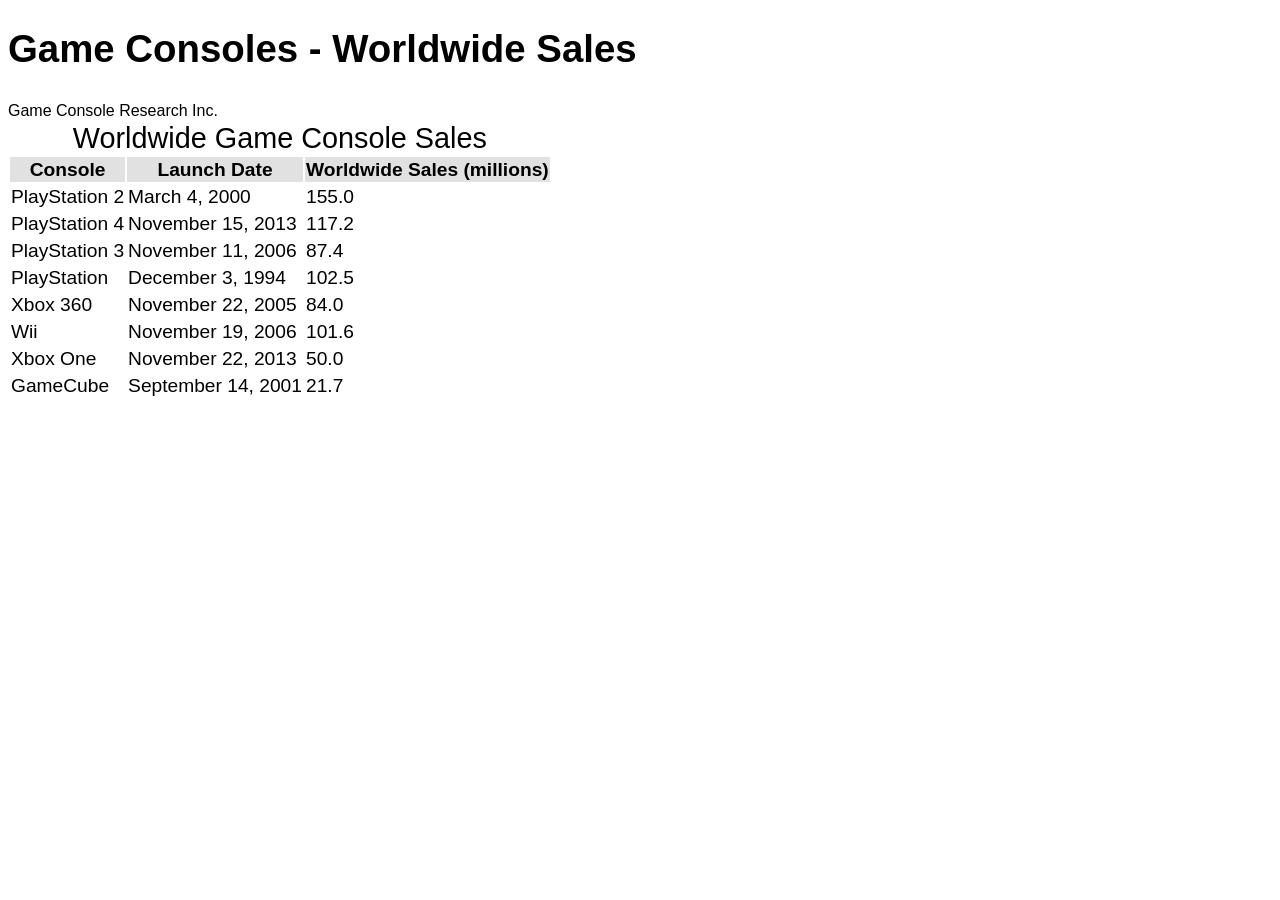
<file: lesson-12/index.html>
<!DOCTYPE html>
<html lang="en">
<head>
		<meta charset="UTF-8">
		<title>Game Consoles - Worldwide Sales</title>
		<meta name="viewport" content="width=device-width, initial-scale=1.0">
		<!-- We're not normalizing this HTML on purpose so that we can see some of the default table rendering - normalize addresses some of the table display issues -->
		<link href="css/tables.css" rel="stylesheet" />
		<!-- Thanks to Tristen Brown for the excellent (dependency-free) table sorting script -->
		<script src="js/tablesort/tablesort.min.js"></script>
		<link href="js/tablesort/css/tablesort.css" rel="stylesheet">
		<script src="js/tables.js"></script>
</head>

<body>
	<header>
		<h1>Game Consoles - Worldwide Sales</h1>
	</header>
	<main>
<!-- STEP 1a: Start with the basic TABLE element -->
<table id="sales" class="tablesort"> 
<!-- STEP 2: Build out a fitting CAPTION element -->
<caption>Worldwide Game Console Sales</caption>
<!-- STEP 4: Build out column groups and columns if necessary -->

<!-- STEP 5a: Group the table heading rows with a THEAD -->
<thead>
	<tr>
		<th>Console</th>
		<th>Launch Date</th>
		<th>Worldwide Sales (millions)</th>
	</tr>
</thead>
<!-- STEP 1b: Build out the appropriate number of rows with TR -->
<tr>
	<td>PlayStation 2</td>
	<td>March 4, 2000</td>
	<td>155.0</td>
</tr>
<tr>
	<td>PlayStation 4</td>
	<td>November 15, 2013</td>
	<td>117.2</td>
</tr>
<tr>
	<td>PlayStation 3</td>
	<td>November 11, 2006</td>
	<td>87.4</td>
</tr>
<tr>
	<td>PlayStation</td>
	<td>December 3, 1994</td>
	<td>102.5</td>
</tr>
<tr>
	<td>Xbox 360</td>
	<td>November 22, 2005</td>
	<td>84.0</td>
</tr>
<tr>
	<td>Wii</td>
	<td>November 19, 2006</td>
	<td>101.6</td>
</tr>
<tr>
	<td>Xbox One</td>
	<td>November 22, 2013</td>
	<td>50.0</td>
</tr>
<tr>
	<td>GameCube</td>
	<td>September 14, 2001</td>
	<td>21.7</td>
</tr>
<!-- STEP 1c: For each piece of table data, build a TD -->

<!-- STEP 3a: Where appropriate, replace any TD elements with table headings (TH) -->

<!-- STEP 3b: Associate TH with data rows and/or columns -->

<!-- STEP 5b: Move the table footer row(s) up to just below the THEAD and surround with a TFOOT -->

<!-- STEP 5c: Encapsulate the remainder of the table data rows with the TBODY tags -->

<!-- STEP 5d: Look at the rendering in the browser, then head to css/tables.css for the next step -->
	</main>
	<footer>
		<small>Game Console Research Inc.</small>
	</footer>
</body>
</html>
</file>
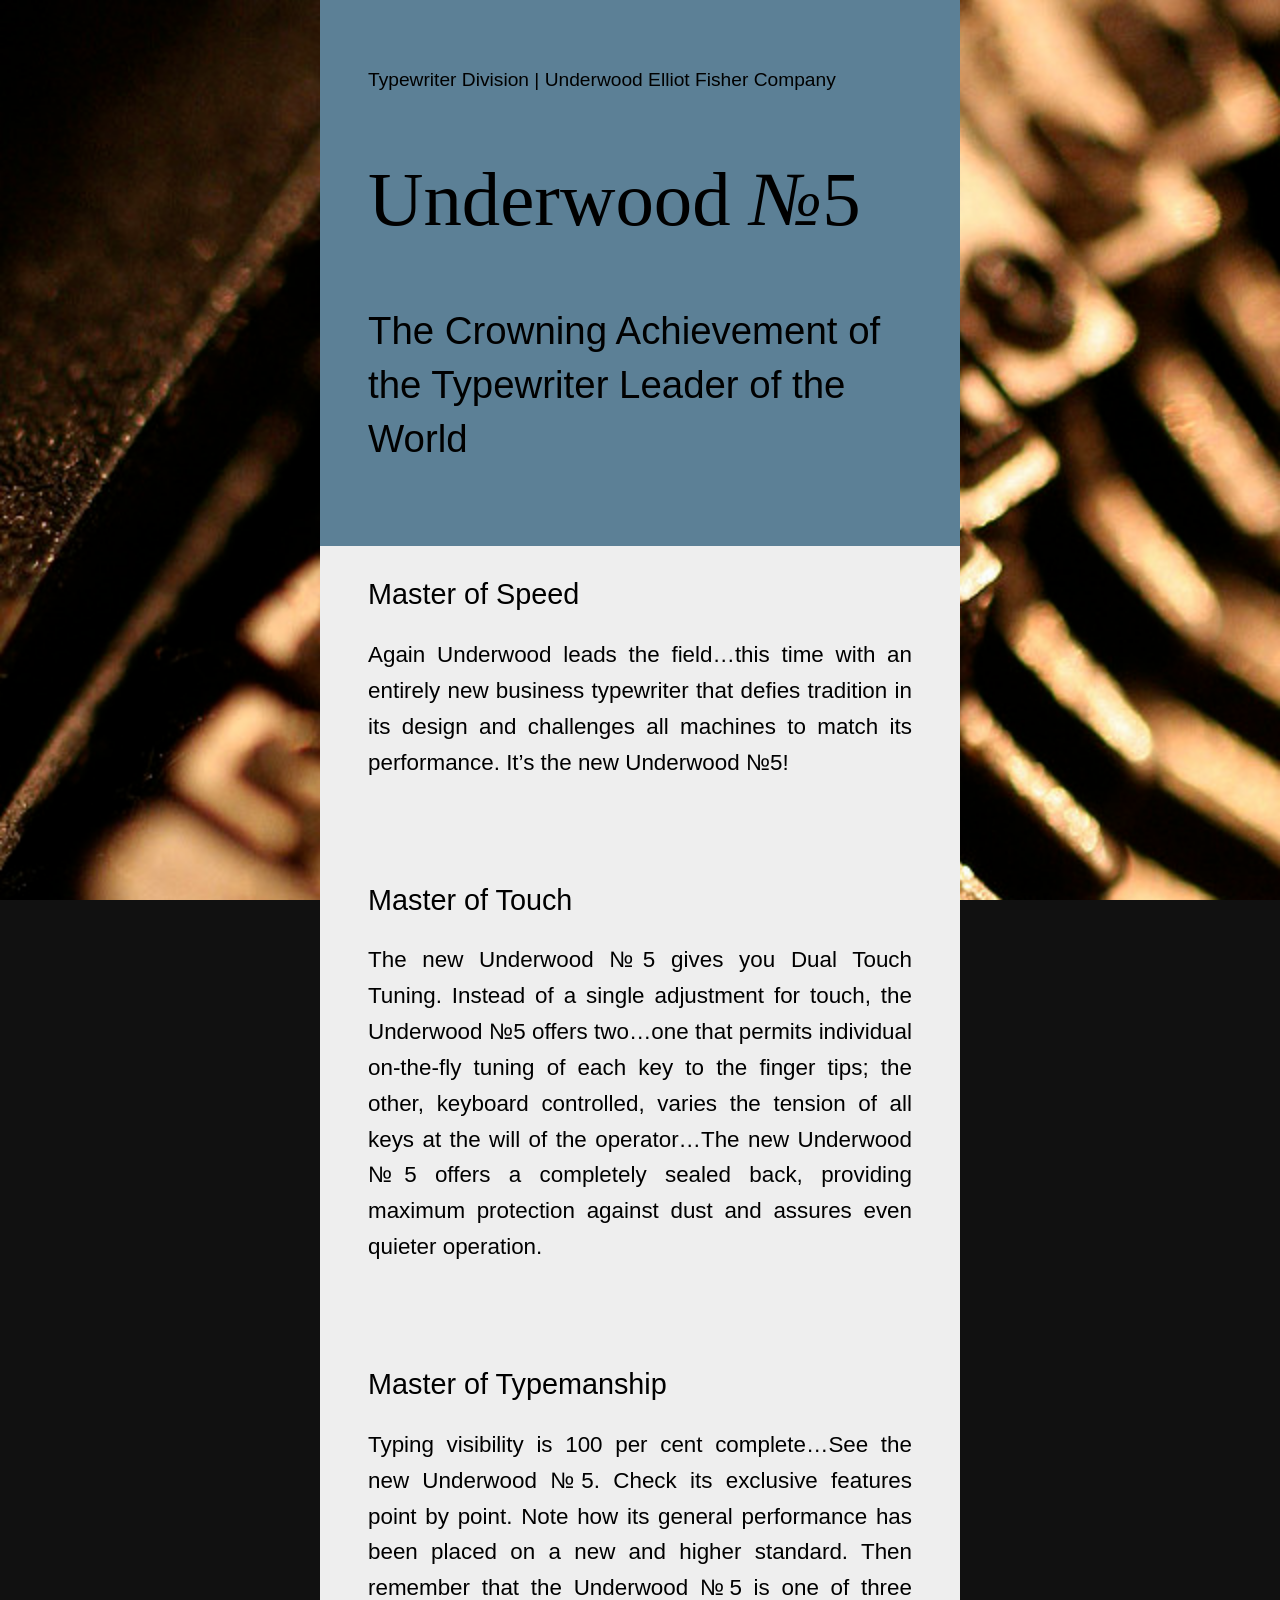
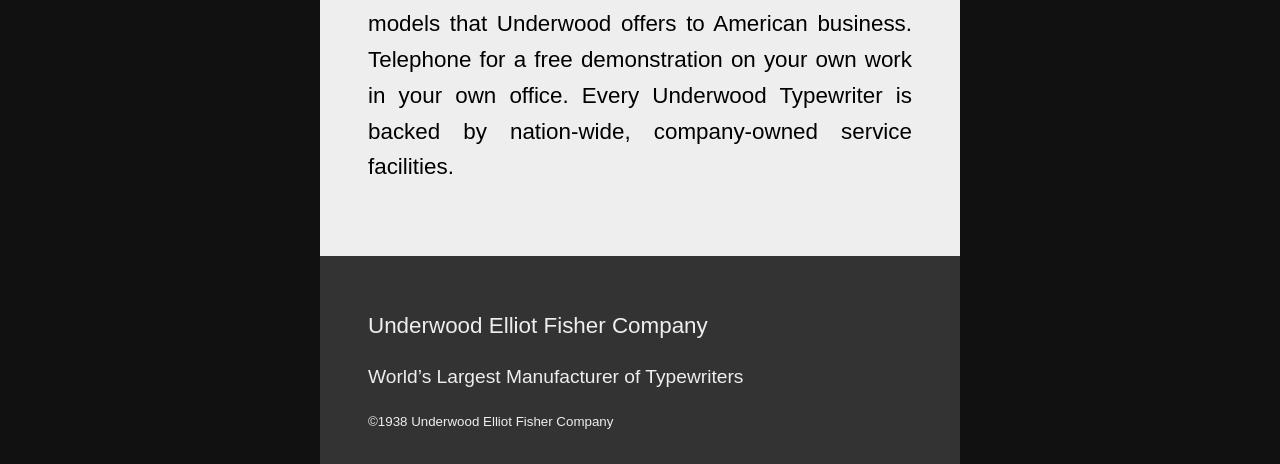
<file: lesson-2/index.html>
<!DOCTYPE html>
<html lang="en">
<head>
	<meta charset="utf-8" />
	<title>Underwood №5</title>
	<!-- STEP 1a: Add META viewport element for mobile rendering -->
	<meta name="viewport" content="width=device-width, initial-scale=1.0" />
	<!-- STEP 1b. Apply a normalize CSS stylesheet -->
	<link rel="stylesheet" href="css/main.css" />
</head>

<body>
	<header>
		<p>Typewriter Division | Underwood Elliot Fisher Company</p>
		<h1>Underwood <em>№</em>5</h1>
		<h2>The Crowning Achievement of the Typewriter Leader of the World</h2>
	</header>
	<main>
		<section>
			<h3>Master of Speed</h3>
			<p>Again Underwood leads the field…this time with an entirely new business typewriter that defies tradition in its design and challenges all machines to match its performance. It’s the new Underwood №5!</p>
		</section>
		<section>
			<h3>Master of Touch</h3>
			<p>The new Underwood №5 gives you Dual Touch Tuning. Instead of a single adjustment for touch, the Underwood №5 offers two…one that permits individual on-the-fly tuning of each key to the finger tips; the other, keyboard controlled, varies the tension of all keys at the will of the operator…The new Underwood №5 offers a completely sealed back, providing maximum protection against dust and assures even quieter operation.</p>
		</section>
		<section>
			<h3>Master of Typemanship</h3>
			<p>Typing visibility is 100 per cent complete…See the new Underwood №5. Check its exclusive features point by point. Note how its general performance has been placed on a new and higher standard. Then remember that the Underwood №5 is one of three models that Underwood offers to American business. Telephone for a free demonstration on your own work in your own office. Every Underwood Typewriter is backed by nation-wide, company-owned service facilities.</p>
		</section>
	</main>
	<footer>
		<h3>Underwood Elliot Fisher Company</h3>
		<p>World’s Largest Manufacturer of Typewriters</p>
		<small>©1938 Underwood Elliot Fisher Company</small>
	</footer>
</body>
</html>
</file>
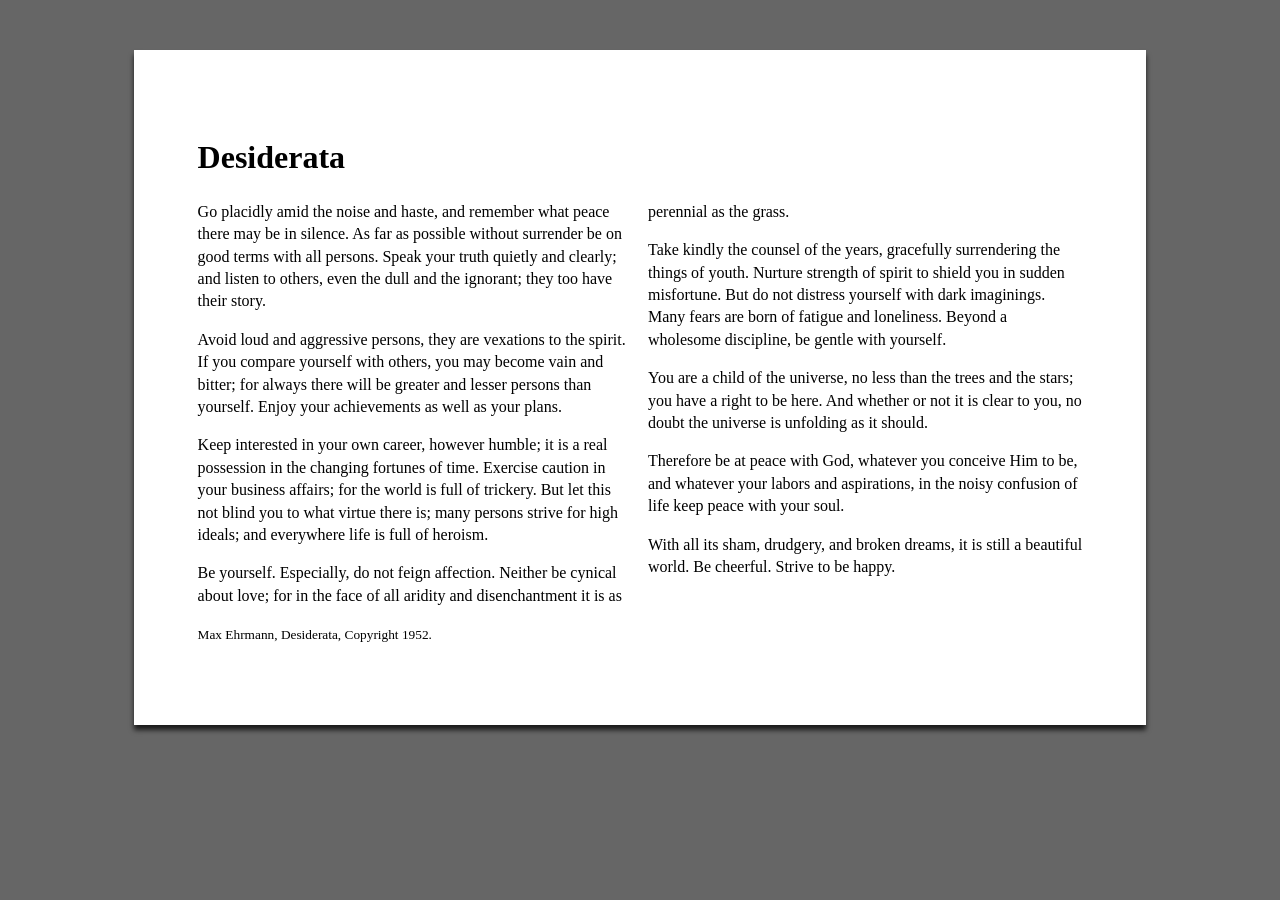
<file: lesson-3/index.html>
<!DOCTYPE html>
<html lang="en">
	<head>
		<meta charset="UTF-8">
		<title>Desiderata - Max Ehrmann</title>
		<!-- STEP 1: Validate and repair HTML (http://validator.w3.org/) -->
		
		<!-- STEP 2: Address responsiveness with the meta viewport element -->
		 <meta name="viewport" content="width=device-width, initial-scale=1.0">
		<!-- STEP 3a: Apply Eric Meyer's CSS Reset (http://meyerweb.com/eric/tools/css/reset/) -->
		<!-- <link rel="stylesheet" href="css/reset.css"> -->

		<!-- STEP 3b: Comment out STEP 2, then apply Nicolas Gallagher and Jonathan Neal's Normalize.CSS (http://necolas.github.io/normalize.css/) -->
		<!-- <link rel="stylesheet" href="css/normalize.css"> -->

		<!-- STEP 4a: Add the primary stylesheet -->
		<link rel="stylesheet" href="css/main.css">
		<!-- STEP 4b: Validate the CSS and repair (https://jigsaw.w3.org/css-validator/) -->

		<!-- STEP 5: Inspect the HTML and CSS using a variety of browser dev tools from different vendors -->
	</head>
	<body>
		<div id="page">
			<header>
				<h1>Desiderata</h1>
			</header>		
			<main>
				<p>Go placidly amid the noise and haste, and remember what peace there may be in silence. As far as possible without surrender be on good terms with all persons. Speak your truth quietly and clearly; and listen to others, even the dull and the ignorant; they too have their story.</p>
				<p>Avoid loud and aggressive persons, they are vexations to the spirit. If you compare yourself with others, you may become vain and bitter; for always there will be greater and lesser persons than yourself. Enjoy your achievements as well as your plans.</p>
				<p>Keep interested in your own career, however humble; it is a real possession in the changing fortunes of time. Exercise caution in your business affairs; for the world is full of trickery. But let this not blind you to what virtue there is; many persons strive for high ideals; and everywhere life is full of heroism.</p>
				<p>Be yourself. Especially, do not feign affection. Neither be cynical about love; for in the face of all aridity and disenchantment it is as perennial as the grass.</p> 
				<p>Take kindly the counsel of the years, gracefully surrendering the things of youth. Nurture strength of spirit to shield you in sudden misfortune. But do not distress yourself with dark imaginings. Many fears are born of fatigue and loneliness. Beyond a wholesome discipline, be gentle with yourself.</p>
				<p>You are a child of the universe, no less than the trees and the stars; you have a right to be here. And whether or not it is clear to you, no doubt the universe is unfolding as it should.</p>
				<p>Therefore be at peace with God, whatever you conceive Him to be, and whatever your labors and aspirations, in the noisy confusion of life keep peace with your soul.</p>
				<p>With all its sham, drudgery, and broken dreams, it is still a beautiful world. Be cheerful. Strive to be happy.</p>
			</main>
			<footer>
				<p><small>Max Ehrmann, Desiderata, Copyright 1952.</small></p>
			</footer>
		</div><!-- #page -->
	</body>
</html>
</file>
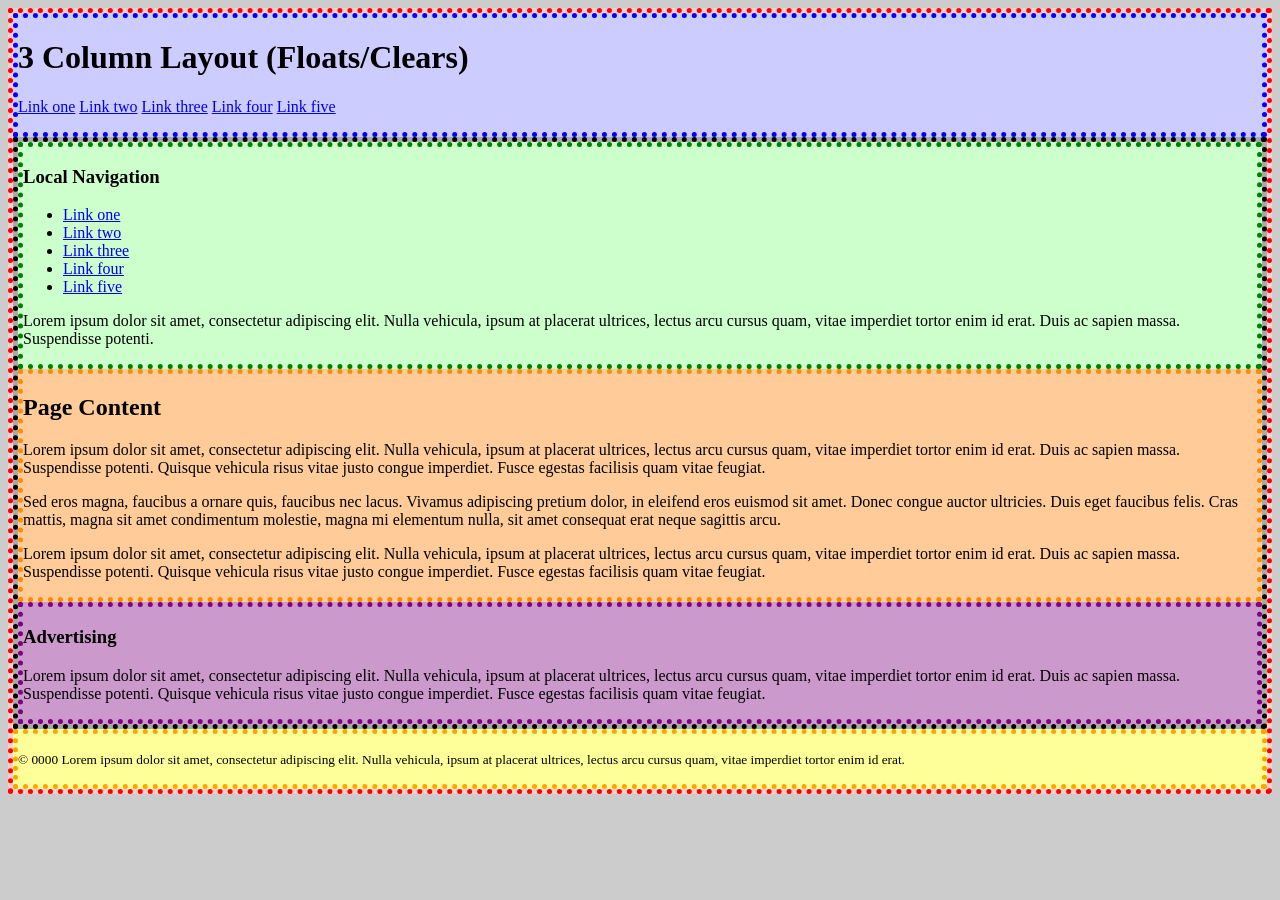
<file: lesson-4/index.html>
<!DOCTYPE html>
<html lang="en">
<head>
	<meta charset="utf-8" />
	<title>3 Column Layout - Floats/Clears</title>
	<meta name="viewport" content="device=device-width, initial-scale=1" />
	<!-- STEP 1a: Add normalize.css, then head to css/index.css for STEP 1b -->
	
	<link href="css/index.css" rel="stylesheet" />
</head>

<body>
	<div id="container">
		<header>
			<h1>3 Column Layout (Floats/Clears)</h1>
			<nav>
				<ul>
					<li><a href="#">Link one</a></li>
					<li><a href="#">Link two</a></li>
					<li><a href="#">Link three</a></li>
					<li><a href="#">Link four</a></li>
					<li><a href="#">Link five</a></li>
				</ul>
			</nav>
		</header>
		<main>
			<nav>
				<h3>Local Navigation</h3>
				<ul>
					<li><a href="#">Link one</a></li>
					<li><a href="#">Link two</a></li>
					<li><a href="#">Link three</a></li>
					<li><a href="#">Link four</a></li>
					<li><a href="#">Link five</a></li>
				</ul>
				<p>Lorem ipsum dolor sit amet, consectetur adipiscing elit. Nulla vehicula, ipsum at placerat ultrices, lectus arcu cursus quam, vitae imperdiet tortor enim id erat. Duis ac sapien massa. Suspendisse potenti.</p>
			</nav>
			<section>
				<h2>Page Content</h2>
				<p>Lorem ipsum dolor sit amet, consectetur adipiscing elit. Nulla vehicula, ipsum at placerat ultrices, lectus arcu cursus quam, vitae imperdiet tortor enim id erat. Duis ac sapien massa. Suspendisse potenti. Quisque vehicula risus vitae justo congue imperdiet. Fusce egestas facilisis quam vitae feugiat.</p>
				<p>Sed eros magna, faucibus a ornare quis, faucibus nec lacus. Vivamus adipiscing pretium dolor, in eleifend eros euismod sit amet. Donec congue auctor ultricies. Duis eget faucibus felis. Cras mattis, magna sit amet condimentum molestie, magna mi elementum nulla, sit amet consequat erat neque sagittis arcu.</p>
				<p>Lorem ipsum dolor sit amet, consectetur adipiscing elit. Nulla vehicula, ipsum at placerat ultrices, lectus arcu cursus quam, vitae imperdiet tortor enim id erat. Duis ac sapien massa. Suspendisse potenti. Quisque vehicula risus vitae justo congue imperdiet. Fusce egestas facilisis quam vitae feugiat.</p>
			</section>
			<aside>
				<h3>Advertising</h3>
				<p>Lorem ipsum dolor sit amet, consectetur adipiscing elit. Nulla vehicula, ipsum at placerat ultrices, lectus arcu cursus quam, vitae imperdiet tortor enim id erat. Duis ac sapien massa. Suspendisse potenti. Quisque vehicula risus vitae justo congue imperdiet. Fusce egestas facilisis quam vitae feugiat.</p>
			</aside>
		</main>
		<footer>
			<p><small>© 0000 Lorem ipsum dolor sit amet, consectetur adipiscing elit. Nulla vehicula, ipsum at placerat ultrices, lectus arcu cursus quam, vitae imperdiet tortor enim id erat.</small></p>
		</footer>
	</div><!-- #container -->
</body>
</html>
</file>
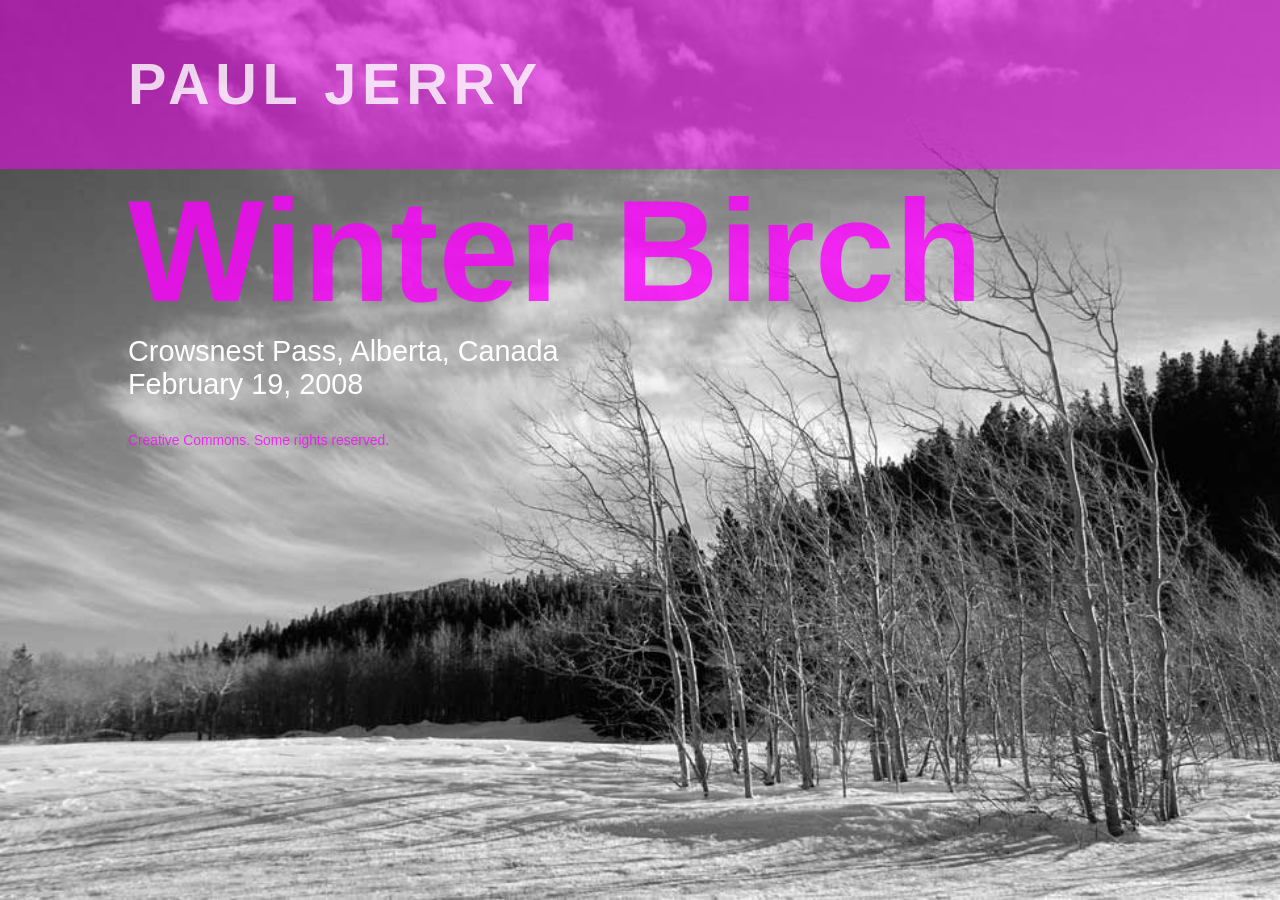
<file: lesson-5/index.html>
<!DOCTYPE html>
<html lang="en">
<head>
	<meta charset="utf-8" />
	<title>Winter Birch | Paul Jerry</title>
	<meta name="viewport" content="width=device-width, initial-scale=1" />
	<link href="css/normalize.css" rel="stylesheet" />
	<link href="css/colors.css" rel="stylesheet" />
</head>
<body>
	<header>
		<h1>Paul Jerry</h1>
	</header>
	<main>
		<h2>Winter Birch</h2>
		<p>Crowsnest Pass, Alberta, Canada <br><time datetime="2008-02-19">February 19, 2008</time></p>
	</main>
	<footer>
		<p><small>Creative Commons. Some rights reserved.</small></p>
	</footer>
</body>
</html>
</file>
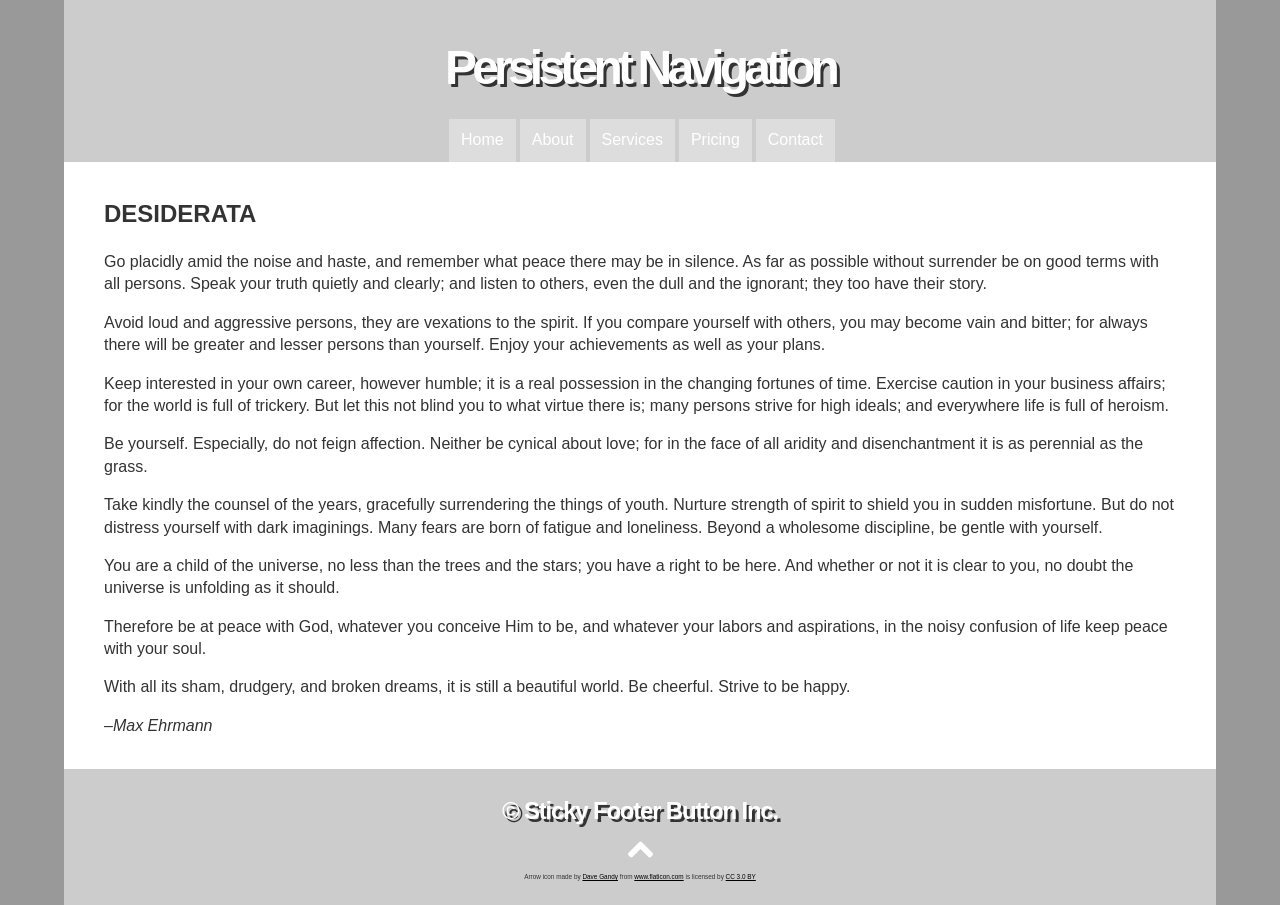
<file: lesson-9/index.html>
<!DOCTYPE html>
<html lang="en">
	<head>
		<meta charset="utf-8" />
		<title>Persistent Navigation</title>
		<meta name="viewport" content="width=device-width, initial-scale=1.0" />
		<link href="css/normalize.css" rel="stylesheet" />
		<!-- STEP 10: Extract all of the below CSS and put it into an external file, using the LINK element to attach it -->
		<!-- STEP 9b: Attach the custom JavaScript we built with a SCRIPT element - remember the 'defer' attribute -->
		<style>
			body{
				font-family: sans-serif;
				background: #999;
				min-width: 320px;
				color: #333;
			}
			#container {
				width: 90%;
				margin: 0 auto;
			}
			header {
				background: #ccc;
				padding-top: 1em;
			}
			header nav {
				overflow: hidden;
			}
			header nav ul {
				list-style-type: none;
				margin: 0;
				padding: 0;
				float: left;
				position: relative;
				left: 50%;
			}
			header nav ul li {
				float: left;
				position: relative;
				right: 50%;
				margin-left: 0.25em;
				background:#ddd;
			}
			header nav a {
				display: block;
				padding: 0.75em;
				color: #fff;
				text-decoration: none;
			}
			header nav a:hover {
				background: #fff;
				color: #000;
			}

			/* STEP 1a: Persistent navigation - manually add the class="floater" to the HEADER NAV and build out a fixed horizontal navigation bar */
			
			/* STEP 1b: Remove the class="floater" from the HTML */

			main {
				background: white;
				clear: both;
				line-height: 1.4;
				padding: 1em 0;
			}
			main p {
				margin-top: 0;
			}
			main blockquote {
			}

			header h1 {
				font-family: "Arial Black", Arial, sans-serif;
				font-size: 300%;
				margin: 0.5em;
				text-shadow: 3px 3px 0 #333;
				letter-spacing: -0.1em;
				text-align: center;
			}
			header h1 a {
				color: white;
				text-decoration: none;
			}
			blockquote h2 {
				text-transform: uppercase;
			}

			/* STEP 7a: Build out the styles for the pullquote, adding the class="pullquote2" to the SPAN element in the HTML to see how the styles look */

			/* STEP 7b: Add leading quotation marks and style them */

			/* STEP 7c: Remove the class"pullquote2" from the HTML */
			footer {
				background: #ccc;
				padding: 1em;
			}
			footer h3 {
				margin: 0;
				font-family: "Arial Black", Arial, sans-serif;
				font-size: 150%;
				margin: 0.5em;
				color: white;
				text-shadow: 3px 3px 0 #333;
				letter-spacing: -0.05em;
				text-align: center;
			}
			footer p {
				font-size: 50%;
				text-align: center;
			}
			footer a {
				color: black;
			}
			/* STEP 3a: Build out the sticky footer 'Back to top' button styles */
			
				/* STEP 3b: Now hide the button entirely, and we will make it visible later with JavaScript */
			

		</style>
	</head>
	<body>
		<div id="container">
			<header>
				<h1><a href="">Persistent Navigation</a></h1>
				<nav id="floatingbar">
					<ul>
						<li><a href="">Home</a></li>
						<li><a href="">About</a></li>
						<li><a href="">Services</a></li>
						<li><a href="">Pricing</a></li>
						<li><a href="">Contact</a></li>
					</ul>
				</nav>
			</header>
			<main>
				<blockquote>
					<h2>Desiderata</h2>

					<p>Go placidly amid the noise and haste, and remember what peace there may be in silence. As far as possible without surrender be on good terms with all persons. Speak your truth quietly and clearly; and listen to others, even the dull and the ignorant; they too have their story.</p>

					<p>Avoid loud and aggressive persons, they are vexations to the spirit. If you compare yourself with others, you may become vain and bitter; for always there will be greater and lesser persons than yourself. Enjoy your achievements as well as your plans.</p>

					<p><span class="pullquote">Keep interested in your own career, however humble; it is a real possession in the changing fortunes of time.</span> Exercise caution in your business affairs; for the world is full of trickery. But let this not blind you to what virtue there is; many persons strive for high ideals; and everywhere life is full of heroism.</p>

					<p>Be yourself. Especially, do not feign affection. Neither be cynical about love; for in the face of all aridity and disenchantment it is as perennial as the grass.</p>

					<p>Take kindly the counsel of the years, gracefully surrendering the things of youth. Nurture strength of spirit to shield you in sudden misfortune. But do not distress yourself with dark imaginings. Many fears are born of fatigue and loneliness. Beyond a wholesome discipline, be gentle with yourself.</p>

					<p>You are a child of the universe, no less than the trees and the stars; you have a right to be here. And whether or not it is clear to you, no doubt the universe is unfolding as it should.</p>

					<p>Therefore be at peace with God, whatever you conceive Him to be, and whatever your labors and aspirations, in the noisy confusion of life keep peace with your soul.</p>

					<p>With all its sham, drudgery, and broken dreams, it is still a beautiful world. Be cheerful. Strive to be happy.</p>

					<p><cite>&ndash;Max Ehrmann</cite></p>
			</main>
			<footer>
				<h3>© Sticky Footer Button Inc.</h3>
				<!-- STEP 6a: Build a simple 'back to top' anchor -->
				<p><a href="#" title="Back to top" class="top"><img src="images/arrows.svg" width="25" height="25" /></a></p>
				<p><small>Arrow icon made by <a href="http://www.flaticon.com/authors/dave-gandy" title="Dave Gandy">Dave Gandy</a> from <a href="http://www.flaticon.com" title="Flaticon">www.flaticon.com</a> is licensed by <a href="http://creativecommons.org/licenses/by/3.0/" title="Creative Commons BY 3.0" target="_blank">CC 3.0 BY</a></small></p>
			</footer>
		</div><!-- end #container -->
		<script>
		// STEP 2: Build out script to control visibility of persistent navigation based on the scrolling position
		// STEP 2a: Grab the #floatingbar as a var
		
		// STEP 2b: Determine how far down the top of the #floatingbar is from the top of the viewport and capture it with a variable called navTop
		
		// STEP 4a: Get the 'Back to top' button from the DOM with a const topButton
		
		// STEP 8a: Assign any and all elements with the class="pullquote" to the const pullQuote
		
		// STEP 2c: Build an event listener for the scroll event (https://developer.mozilla.org/en-US/docs/Web/Events/scroll)
		
			// STEP 2d: Check if the scroll position is further down than the top of the navbar...
			
				// STEP 2e: Automatically add the class="floater" to enable the persistent navigation styles we built out in STEP 1
				
				// STEP 4b: Set the sticky footer 'Back to top' button to display 'block' as the user has scrolled down the page somewhat
				
			
				// STEP 2f: The user is pretty close to the top of the page, so remove the class="floater" and display the regular tab-based navigation
				
				// STEP 4c: The user doesn't need the 'Back to top' button - they are at the top of the page, so set it to display 'none'
					
		

			// STEP 6a: Attach event listener to 'Back to top' button that calls the scrollToTop function built in STEP 5
			
				// STEP 6b: Prevent the default action of the anchor
			

			// STEP 5a: Build out Scroll-To-Top function
			
				// STEP 5b: Use the scrollBy() method to scroll the browser back up to the top of the page (https://developer.mozilla.org/en-US/docs/Web/API/Window/scrollBy)
						

			// STEP 8b: Write a forEach loop to duplicate the pullquote text and insert it into the page
			
				// STEP 8c: Get the parent element
				
				// STEP 8d: Clone the element (https://developer.mozilla.org/en-US/docs/Web/API/Node/cloneNode)
				
				// STEP 8e: Add a special class to the cloned SPAN element
				
				// STEP 8f: Insert cloned element into the DOM
				
			
			// STEP 9a: Move this entire JavaScript into an external file and put it into the /js folder
			/* Animated scrolling of page to top function inspired by the great tutorial at https://dzone.com/articles/back-to-top-pure-javascript and the MDN page about scrollBy() at https://developer.mozilla.org/en-US/docs/Web/API/Window/scrollBy */
		</script>
	</body>
</html>
</file>
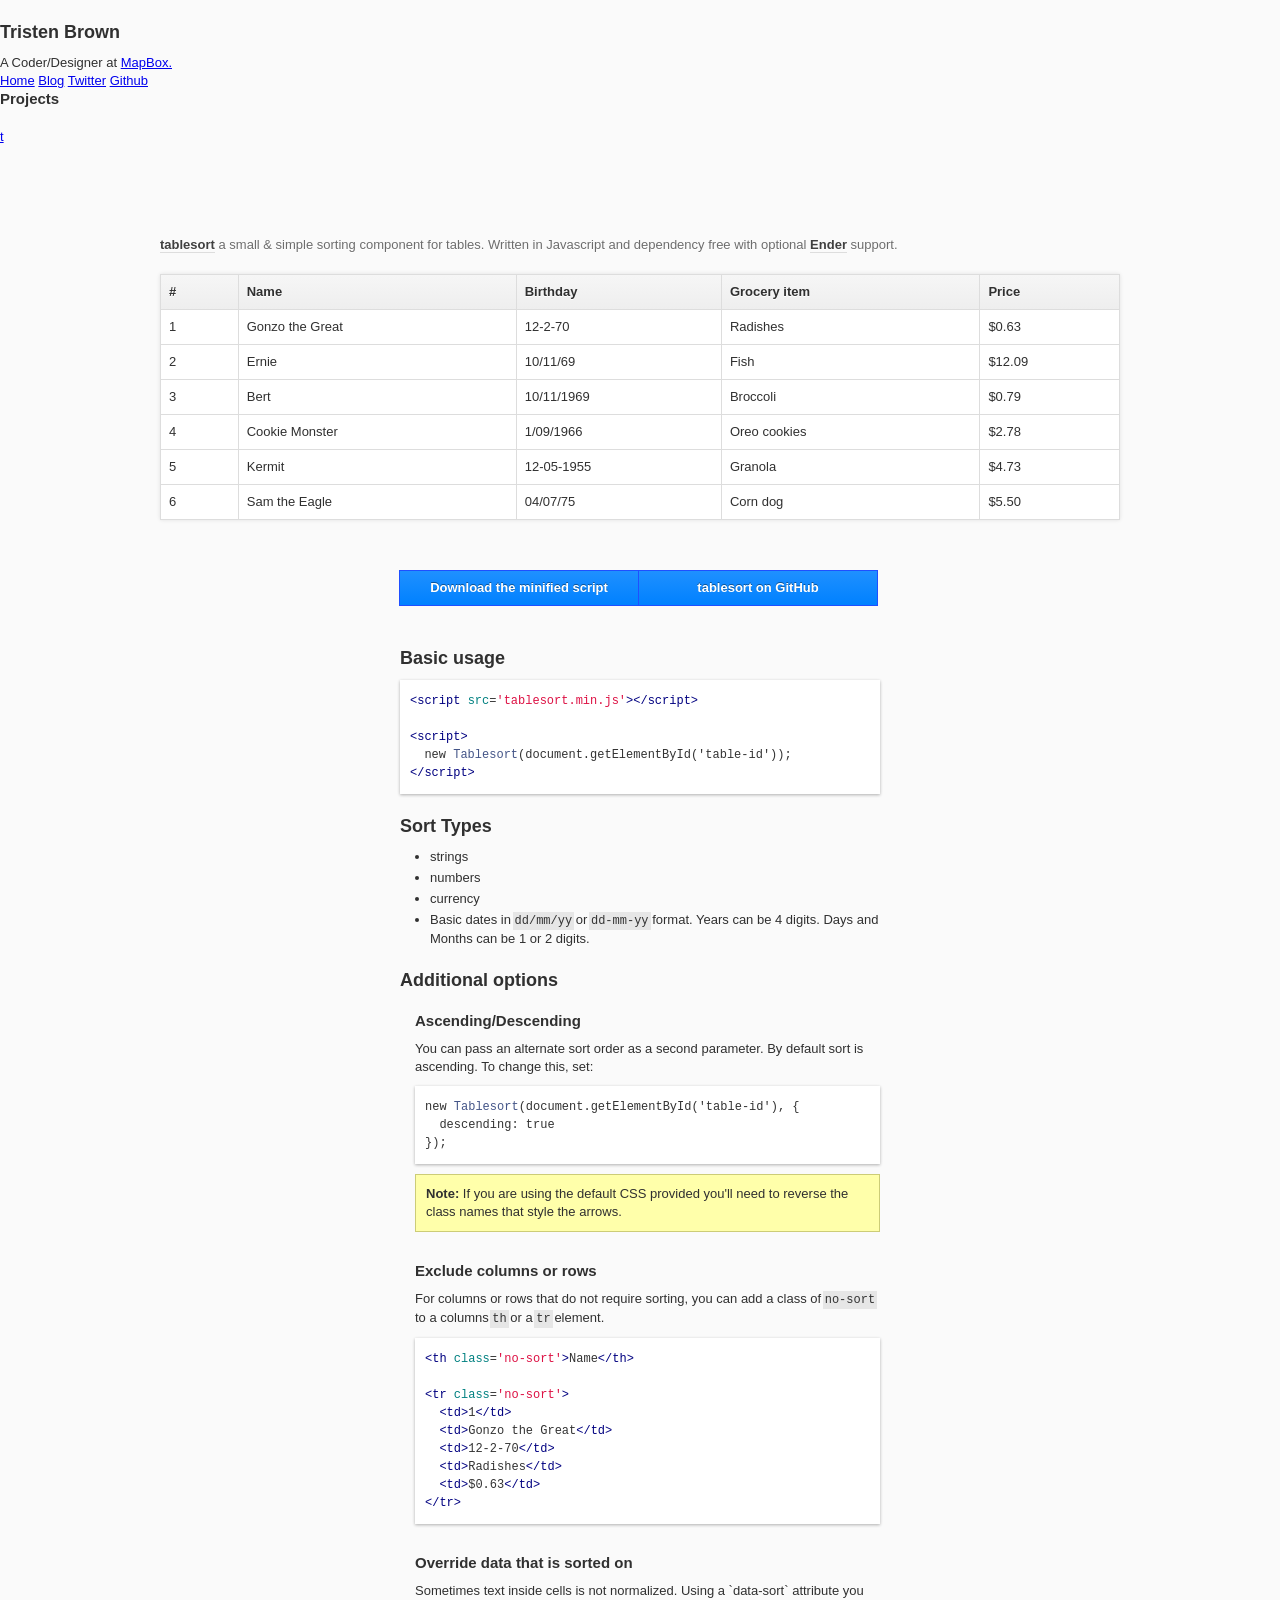
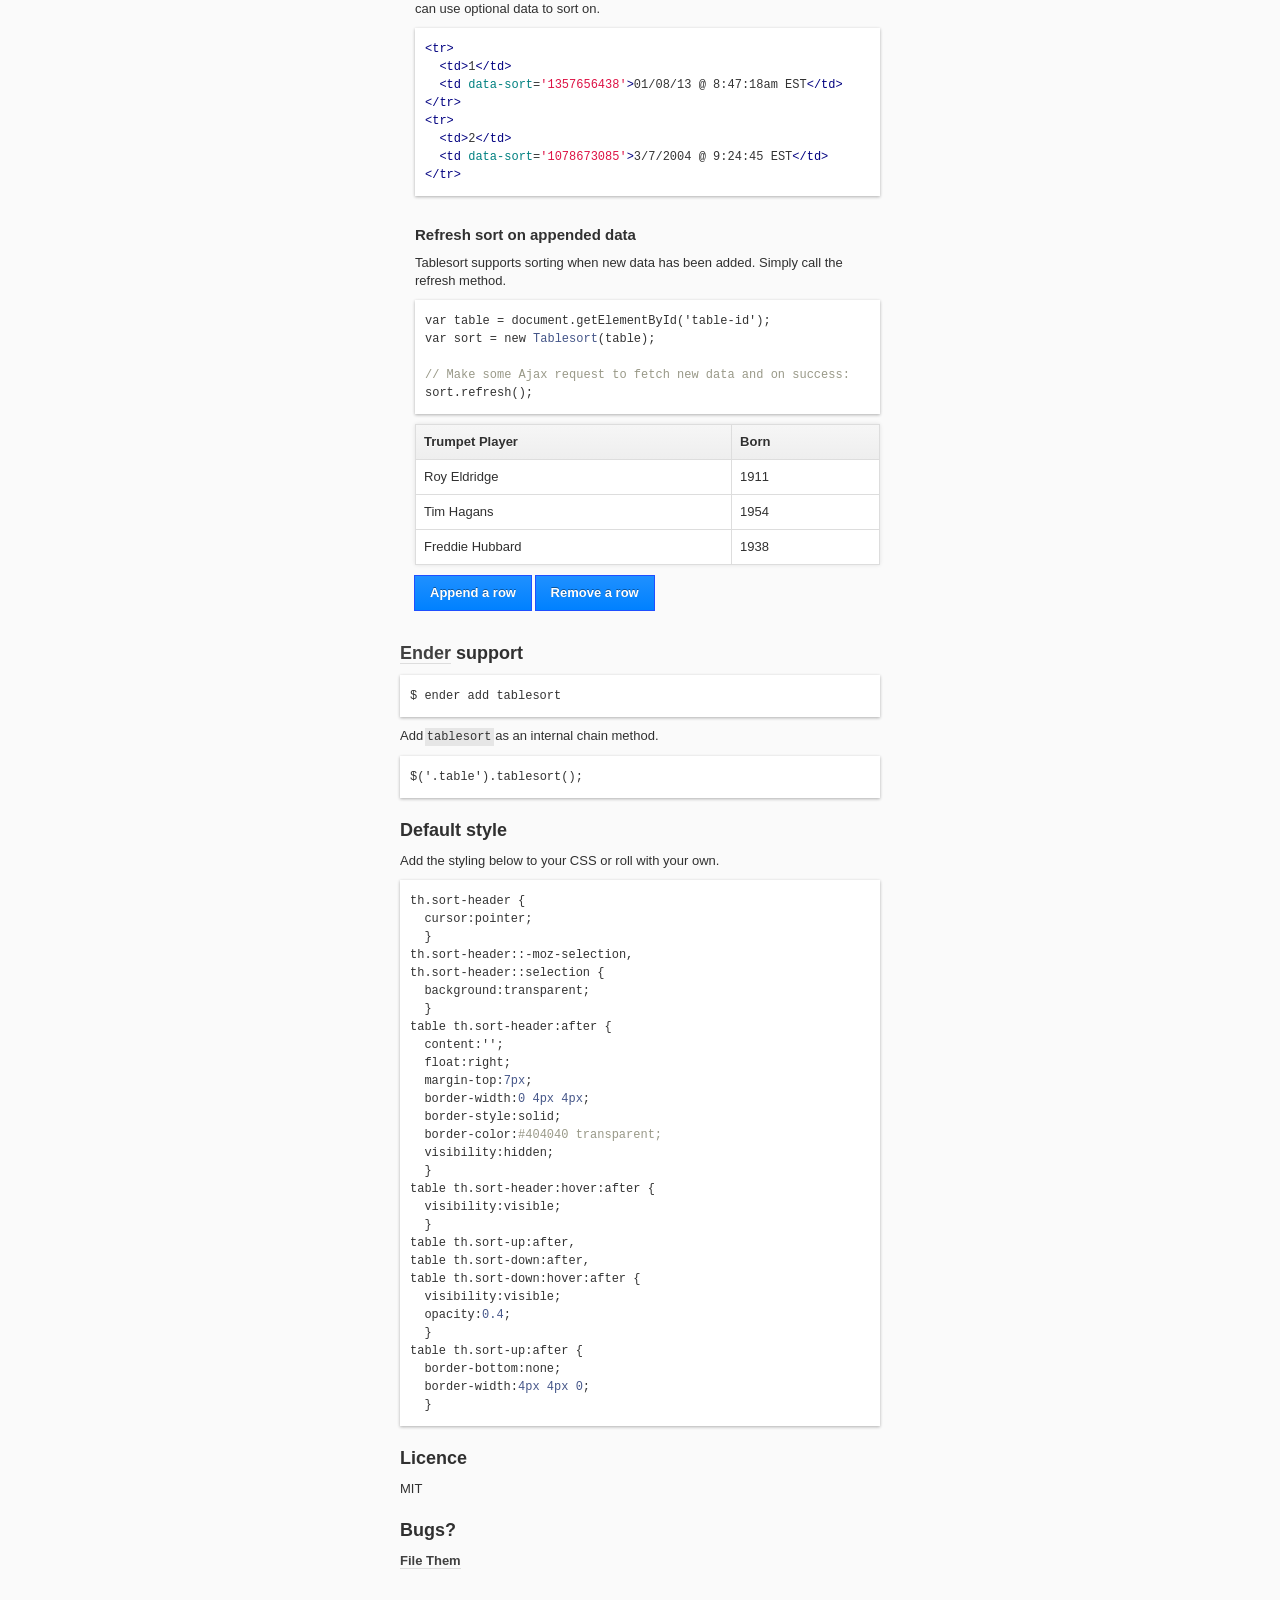
<file: lab-4/js/tablesort/demo/index.html>
<!DOCTYPE html>
<html>
<head>
<meta charset=utf-8 />
<title>tablesort | tristen</title>
<link href='http://tristen.ca/global.css' rel='stylesheet'>
<link href='style.css' rel='stylesheet'>
</head>
<body onload='prettyPrint()'>

<div id='masthead'>
  <div class='limiter col12 clearfix'>
    <div class='col3'>
      <div class='inner'>
        <h2>Tristen Brown</h2>
        <p>A Coder/Designer at <a href='http://mapbox.com'>MapBox.</a></p>
        <a href='http://tristen.ca' class='icon home' title='Homepage'>Home</a>
        <a href='http://tristen.ca/blog' class='icon blog' title='Blog'>Blog</a>
        <a href='http://twitter.com/fallsemo' class='icon twitter' title='Twitter'>Twitter</a>
        <a href='http://github.com/tristen' class='icon github' title='GitHub'>Github</a>
      </div>
    </div>
    <div class='col col9'>
      <div class='inner'>
        <h3>Projects</h3>
        <ul id='tristen-projects'></ul>
      </div>
    </div>
    <a href='#' id='t-toggle'><span>t</span></a>
  </div>
</div>

<div class='page'>
  <div class='inner'>
    <div class='heading'>
      <h1><a href='http://github.com/tristen/tablesort'>tablesort</a><span class='description'> a small &amp; simple sorting component for tables. Written in Javascript and dependency free with optional <a href='http://ender.no.de'>Ender</a> support.</span></h1>
    </div>
    <table id='sort' class='sort'>
      <thead>
        <tr>
          <th>#</th>
          <th>Name</th>
          <th>Birthday</th>
          <th>Grocery item</th>
          <th>Price</th>
        </tr>
      </thead>
      <tbody>
        <tr>
          <td>1</td>
          <td>Gonzo the Great</td>
          <td>12-2-70</td>
          <td>Radishes</td>
          <td>$0.63</td>
        </tr>
        <tr>
          <td>2</td>
          <td>Ernie</td>
          <td>10/11/69</td>
          <td>Fish</td>
          <td>$12.09</td>
        </tr>
        <tr>
          <td>3</td>
          <td>Bert</td>
          <td>10/11/1969</td>
          <td>Broccoli</td>
          <td>$0.79</td>
        </tr>
        <tr>
          <td>4</td>
          <td>Cookie Monster</td>
          <td>1/09/1966</td>
          <td>Oreo cookies</td>
          <td>$2.78</td>
        </tr>
        <tr>
          <td>5</td>
          <td>Kermit</td>
          <td>12-05-1955</td>
          <td>Granola</td>
          <td>$4.73</td>
        </tr>
        <tr>
          <td>6</td>
          <td>Sam the Eagle</td>
          <td>04/07/75</td>
          <td>Corn dog</td>
          <td>$5.50</td>
        </tr>
      </tbody>
    </table>
    <div class='links clearfix'>
      <a class='button' href='https://raw.github.com/tristen/tablesort/gh-pages/tablesort.min.js'>Download the minified script</a>
      <a class='button' href='https://github.com/tristen/tablesort'>tablesort on GitHub</a>
    </div>

  </div>
  <div class='content'>
    <div class='inner'>
      <h2 id='usage'>Basic usage</h2>
  <pre class='prettyprint'>
&lt;script src='tablesort.min.js'&gt;&lt;/script&gt;

&lt;script&gt;
  new Tablesort(document.getElementById('table-id'));
&lt;/script&gt;</pre>

      <h2 id='types'>Sort Types</h2>
      <ul>
        <li>strings</li>
        <li>numbers</li>
        <li>currency </li>
        <li>Basic dates in <code>dd/mm/yy</code> or <code>dd-mm-yy</code> format. Years can be
        4 digits. Days and Months can be 1 or 2 digits.</li>
      </ul>

      <h2 id='options'>Additional options</h2>
      <div class='options'>
        <h3 id='direction'>Ascending/Descending</h3>
        <p>You can pass an alternate sort order as a second parameter. By default sort is ascending. To change this, set:</p>
  <pre class='prettyprint'>
new Tablesort(document.getElementById('table-id'), {
  descending: true
});</pre>
<p class='notice'><strong>Note:</strong> If you are using the default CSS provided you'll need to reverse the class names that style the arrows.</p>
        <h3 id='exclude'>Exclude columns or rows</h3>
        For columns or rows that do not require sorting, you can add a class of <code>no-sort</code> to a columns <code>th</code> or a <code>tr</code> element.
<pre class='prettyprint'>
&lt;th class='no-sort'&gt;Name&lt;/th&gt;

&lt;tr class='no-sort'&gt;
  &lt;td&gt;1&lt;/td&gt;
  &lt;td&gt;Gonzo the Great&lt;/td&gt;
  &lt;td&gt;12-2-70&lt;/td&gt;
  &lt;td&gt;Radishes&lt;/td&gt;
  &lt;td&gt;$0.63&lt;/td&gt;
&lt;/tr&gt;
</pre>


        <h3 id='data-sort'>Override data that is sorted on</h3>
        <p>Sometimes text inside cells is not normalized. Using a `data-sort` attribute you can use optional data to sort on.</p>
<pre class='prettyprint'>
&lt;tr>
  &lt;td&gt;1&lt;/td&gt;
  &lt;td data-sort='1357656438'&gt;01/08/13 @ 8:47:18am EST&lt;/td&gt;
&lt;/tr&gt;
&lt;tr&gt;
  &lt;td&gt;2&lt;/td&gt;
  &lt;td data-sort='1078673085'&gt;3/7/2004 @ 9:24:45 EST&lt;/td&gt;
&lt;/tr&gt;
</pre>

        <h3 id='refresh'>Refresh sort on appended data</h3>
        <p>Tablesort supports sorting when new data has been added. Simply call the refresh method.</p>
        <pre class='prettyprint'>
var table = document.getElementById('table-id');
var sort = new Tablesort(table);

// Make some Ajax request to fetch new data and on success:
sort.refresh();
</pre>
        <table id='refresh-table' class='sort'>
          <thead>
            <tr>
              <th>Trumpet Player</th>
              <th>Born</th>
            </tr>
          </thead>
          <tbody>
            <tr>
              <td>Roy Eldridge</td>
              <td>1911</td>
            </tr>
            <tr>
              <td>Tim Hagans</td>
              <td>1954</td>
            </tr>
            <tr>
              <td>Freddie Hubbard</td>
              <td>1938</td>
            </tr>
          </tbody>
        </table>
        <a href='#' id='add' class='button'>Append a row</a>
        <a href='#' id='remove' class='button'>Remove a row</a>
      </div>
      <h2><a href='http://ender.no.de'>Ender</a> support</h2>
<pre class='prettyprint'>$ ender add tablesort</pre>

<p>Add <code>tablesort</code> as an internal chain method.</p>
<pre class='prettyprint'>
$('.table').tablesort();
</pre>

      <h2 id='style'>Default style</h2>
      <p>Add the styling below to your CSS or roll with your own.</p>
  <pre class='prettyprint' style='font-weight:normal;'>
th.sort-header {
  cursor:pointer;
  }
th.sort-header::-moz-selection,
th.sort-header::selection {
  background:transparent;
  }
table th.sort-header:after {
  content:'';
  float:right;
  margin-top:7px;
  border-width:0 4px 4px;
  border-style:solid;
  border-color:#404040 transparent;
  visibility:hidden;
  }
table th.sort-header:hover:after {
  visibility:visible;
  }
table th.sort-up:after,
table th.sort-down:after,
table th.sort-down:hover:after {
  visibility:visible;
  opacity:0.4;
  }
table th.sort-up:after {
  border-bottom:none;
  border-width:4px 4px 0;
  }</pre>

    <h2 id='licence'>Licence</h2>
    <p>MIT</p>

    <h2 id='issues'>Bugs?</h2>
    <a href='https://github.com/tristen/tablesort/issues'>File Them</a>
    </div>
  </div>
</div>
<script src='http://tristen.ca/site.js'></script>
<script>
  var masthead = new Tristen();
  masthead.masthead();
</script>
<script src='prettify.js'></script>
<script src='../tablesort.min.js'></script>
<script>
  new Tablesort(document.getElementById('sort'));

  var trumpeters = [
    {
      "name": "Miles Davis",
      "born": 1926
    },
    {
      "name": "Dizzy Gillespie",
      "born": 1917
    },
    {
      "name": "Wynton Marsalis",
      "born": 1961
    },
    {
      "name": "Tom Harell",
      "born": 1946
    },
    {
      "name": "Roy Hargrove",
      "born": 1969
    },
    {
      "name": "Chet Baker",
      "born": 1929
    },
    {
      "name": "Nicholas Payton",
      "born": 1973
    },
    {
      "name": "Wallace Roney",
      "born": 1960
    },
    {
      "name": "Rex Stewart",
      "born": 1907
    },
    {
      "name": "Tim Hagans",
      "born": 1954
    },
    {
      "name": "Roy Eldridge",
      "born": 1911
    },
    {
      "name": "Freddie Hubbard",
      "born": 1938
    }
  ]
  var r = document.getElementById('refresh-table');
  var add = document.getElementById('add');
  var remove = document.getElementById('remove');
  var refresh = new Tablesort(r);

  function cancel(event) {
    (event.preventDefault) ? event.preventDefault() : event.returnValue = false;
    (event.stopPropagation) ? event.stopPropagation() : event.cancelBubble = true;
  }

addEvent(add, 'click', function(e) {
  cancel(e);
  var player = trumpeters[Math.floor(Math.random() * trumpeters.length)];

  var rowCount = r.rows.length;
  var row = r.insertRow(rowCount);

  var cellName = row.insertCell(0);
      cellName.innerHTML = player.name;

  var cellBorn = row.insertCell(1);
      cellBorn.innerHTML = player.born;

  refresh.refresh();
});
addEvent(remove, 'click', function(e) {
  cancel(e);
  var rowCount = r.rows.length;
  if (rowCount === 2) return;
  r.deleteRow(rowCount - 1);
});
</script>

<script>
var analytics=analytics||[];(function(){var e=["identify","track","trackLink","trackForm","trackClick","trackSubmit","page","pageview","ab","alias","ready","group"],t=function(e){return function(){analytics.push([e].concat(Array.prototype.slice.call(arguments,0)))}};for(var n=0;n<e.length;n++)analytics[e[n]]=t(e[n])})(),analytics.load=function(e){var t=document.createElement("script");t.type="text/javascript",t.async=!0,t.src=("https:"===document.location.protocol?"https://":"http://")+"d2dq2ahtl5zl1z.cloudfront.net/analytics.js/v1/"+e+"/analytics.min.js";var n=document.getElementsByTagName("script")[0];n.parentNode.insertBefore(t,n)};
analytics.load("ppyh4q5xb3");
</script>

</body>
</html>
</file>
<file: Assignment1/css/styles.css>
/* CSS RESET */
* {
    margin: 0;
    padding: 0;
    box-sizing: border-box;
}

/* importing the font */
@import url('https://fonts.googleapis.com/css2?family=Cinzel:wght@400..900&family=Oswald:wght@200..700&display=swap');

/* BODY */
body {
    font-family: 'Open Sans', sans-serif;
    background-color: black;
    color: white;
    line-height: 1.6;
}

/* HEADER */
header {
    text-align: center;
    padding: 2rem;
    background-color: deeppink;
    color: white;
}

h1 {
    font-family: 'Cinzel', serif;
    font-size: 3rem;
    letter-spacing: 2px;
    text-transform: uppercase;

    /* TEXT SHADOW (dramatic effect) */
    text-shadow: 2px 2px 5px rgba(255, 20, 147, 0.8), black 4px 4px 10px;
}

h2 {
    font-family: 'Cinzel', serif;
    margin-bottom: 1rem;
    color: palevioletred;

    /* UNDERLINE EFFECT */
    border-bottom: 2px solid palevioletred;
    padding-bottom: 0.5rem;
}

h3 {
    font-family: 'Cinzel', serif;
    margin-top: 1rem;
    color: goldenrod;

    /* GLOW EFFECT */
    text-shadow: 0 0 5px rgba(255, 215, 0, 0.6);
}

/* FIGURE */
figure {
    text-align: center;
    margin: 2rem 0;
}

/* IMAGE */
img {
    max-width: 100%;
    height: auto;
    border: 5px solid #8b0000;
    box-shadow: 0 0 15px rgba(0,0,0,0.7);
}

/* FIGCAPTION */
figcaption {
    margin-top: 0.5rem;
    font-size: 0.9rem;
    color: #ccc;
}

/* MAIN LAYOUT (FLEXBOX) */
main {
    display: flex;
    justify-content: center;
    padding: 2rem;
}

article {
    max-width: 800px;
}

/* SECTIONS */
section {
    margin-bottom: 2rem;
}

/* TEXT */
p {
    margin-bottom: 1rem;
}

/* FOOTER */
footer {
    text-align: center;
    padding: 1rem;
    background-color: rgb(255, 20, 147, 0.8);
    font-size: 0.8rem;
}

footer a {
    color: gold;
    text-decoration: none;
}

footer a:hover {
    text-decoration: underline;
}
</file>
<file: lab 3/css/lab3.css>
@charset "utf-8";
@import url('https://fonts.googleapis.com/css2?family=Open+Sans:ital,wght@0,300..800;1,300..800&display=swap');

/* Box-sizing reset (https://css-tricks.com/inheriting-box-sizing-probably-slightly-better-best-practice/) */
html {
	box-sizing: border-box;
}
*, *:before, *:after {
	box-sizing: inherit;
}

html {
	font-family: "Open Sans", sans-serif;
}
#container {
	width: 80%;
	margin: 0 auto;
}

.tabs ul[role="tablist"] {
    display: flex;
    list-style-type: none;
    margin: 0;
    padding: 0;
}

/* Style the LI items as the tabs */
li[role="tab"] {
    background-color: #ccc; /* Inactive gray */
    border: 1px solid #333;
    border-bottom: none;
    border-radius: 8px 8px 0 0;
    margin-right: 5px;
}

li[role="tab"] a {
    display: block;
    padding: 10px 20px;
    text-decoration: none;
    color: black;
    font-weight: bold;
}

/* The Active State (Triggered via JS) */
li[role="tab"].active {
    background-color: white;
    position: relative;
    top: 1px; /* Overlaps the panel border */
    z-index: 2;
}

/* The Panel Container */
div[role="tabpanel"] {
    border: 1px solid #333;
    background-color: white;
    padding: 2rem;
    display: none; /* Hide all by default */
}

/* Show the active panel (Triggered via JS) */
div[role="tabpanel"].active {
	display: block;
}
</file>
<file: lab-1/css/main.css>
@import url('https://fonts.googleapis.com/css2?family=Oswald:wght@200..700&display=swap');


body {
  background: #000;
  color: #000;
  margin: 0;
  padding: 40px;
}

/* Page wrapper */
#page {
  background: #fff;
  color: #000;
  max-width: 780px;
  margin: auto;
  padding: 40px;
  font-family: 'Libre Caslon Text', serif;
}

/* Header spans full width */
header {
  margin-bottom: 30px;
}

/* Editorial headline */
header h1 {
  font-family: 'Oswald', sans-serif;
  text-transform: uppercase;
  font-weight: 300;
  font-size: 15px;
  letter-spacing: 6px;
  border: 1px solid #000;
  display: inline-block;
  padding: 3px 6px;
  margin-bottom: 10px;
  column-span: all;
}

/* Nominee Dewey */
header h2{
  font-family: 'Oswald', sans-serif;
  font-size: 64px;
  text-transform: uppercase;
  letter-spacing: 4px;
  font-weight: 400;
  text-align: center;
  column-span: all;
  margin: 10px 0 20px;
}

/* Subtitle under title */
header p {
  font-family: 'Oswald', sans-serif;
  font-size: 17px;
  letter-spacing: 2px;
  text-transform: uppercase;
  text-align: center;
  font-weight: 700;
  margin: 0;
}

/* Main article text in columns */
main {
  column-count: 3;
  column-gap: 26px;                 /* tighter columns */
  column-rule: 1px solid #e0e0e0;
  font-family: 'Libre Caslon Text', serif;
  font-size: 13.5px;                /* slightly smaller than modern */
  line-height: 1.45;                /* denser */
}

/* Section headers */
main h4 {
  font-size: 18px;
  font-weight: 700;
  margin: 20px 0 6px;
  break-inside: avoid;
}

/* Body paragraphs */
main p {
  font-size: 14px;
  line-height: 1.55;
  margin: 0;
  text-align: justify;
  hyphens: auto;
  text-indent: 1.25em;
}

/* Drop cap on first paragraph */
main p:first-of-type::first-letter {
  font-size: 15px;
  text-indent: 1.25em;
}

main h4 + p {
  text-indent: 0;
}
</file>
<file: lab-2/css/base.css>
/* Base styles for Lab 2
-------------------------------------------------- */
html {
	box-sizing: border-box;
}
*, *:before, *:after {
	box-sizing: inherit;
}
body {
	font-family: sans-serif;
	background-color: rgb(240,240,240);
}
header {
	padding: 1em;
}
main {
	display: flex;
	flex-direction: row;
	justify-content: space-around;
	flex-wrap: wrap;
}
main section {
	width: 20%;
	padding: 0.5em;
	background-color: rgb(255,255,255);
	box-shadow: 0px 7px 15px 5px rgba(0,0,0,0.1); 
}
main section h2 {
	margin: 0;
}
main section h3 {
	margin: 0;
	font-size: 75%;
}
main section div {
	margin-top: 0.5em;
	padding: 0.5em;
	color: rgb(255,255,255);
	background-color: grey;
	height: 3em;
}
footer {
	padding: 1em;
}
</file>
<file: lab-4/css/tables.css>
@charset "utf-8";

html {
    font: 100%/1.4 "Segoe UI", Arial, sans-serif;
}

/* background */
body {
    background-color: black;
    color: #333;
    margin: 0;
    padding: 0;
}

/* Table */
table {
    background-color: white;
    border-collapse: collapse;
    width: 90%;
    margin: 20px auto;
    table-layout: fixed;
}

header h1 {
    text-align: center;
    color: white;
    margin-top: 20px;
}

/* Header */
thead {
    background-color: white;
    color: black;
    border-bottom: 1px solid #ddd;
    border-top: #ddd 1px solid;
    text-align: right;
}
/* BUT the Team header (second column) centered */
thead th:nth-child(2) {
    text-align: left;
}

/* Caption 1 */
caption:nth-child(1) {
    caption-side: top;
    margin-bottom: 10px;
    font-size: 150%;
    font-weight: bold;
    text-align: left;
    color: white;
}

/* Caption 2 */
caption:nth-child(2) {
    caption-side: top;
    margin-bottom: 10px;
    font-size: 100%;
    font-weight: bold;
    text-align: left;
    color: white;
}

/* Cells */
th, td {
    padding: 10px;
}

/* Team column (left aligned) */
tbody th {
    text-align: left;
    font-weight: normal;
}

/* Rank column centered */
td:first-child {
    text-align: center;
}

/* Team names left */
tbody td:nth-child(2) {
    text-align: left;
}

/* All other data right */
td {
    text-align: right;
}

/* Zebra striping */
tbody tr:nth-child(odd) {
    background-color: rgba(0,0,0,0.05);
}

/* Row separators */
tbody tr {
    border-bottom: 1px solid #ddd;
}

/* Footer */
tfoot td {
    font-size: 60%;
    text-align: center;
}

/* Rank column (tight like NHL) */
th:first-child,
td:first-child {
    width: 50px;
    padding: 6px 2px;
    text-align: center;
}

/* Team logos with spacing */
tbody th img {
    vertical-align: middle;
    margin-right: 14px;
}
</file>
<file: lab-4/js/tablesort/css/tablesort.css>
@charset "UTF-8";
/* Tablesort specific styling ---------- */
/* http://tristen.ca/tablesort/demo/  -- */
th.sort-header {
  cursor:pointer;
  }
th.sort-header::-moz-selection,
th.sort-header::selection {
  background:transparent;
  }
table th.sort-header:after {
  content:'';
  float:right;
  margin-top:7px;
  border-width:0 4px 4px;
  border-style:solid;
  border-color:#333 transparent;
  opacity: 0.4;
  visibility:hidden;
  }
table th sort-header:hover {
	background-color: #eee;
}
table th.sort-header:hover:after {
  visibility:visible;
  }
table th.sort-up:after,
table th.sort-down:after,
table th.sort-down:hover:after {
  visibility:visible;
  opacity:1;
  }
table th.sort-up:after {
  border-bottom:none;
  border-width:4px 4px 0;
  }
</file>
<file: lesson-1/css/styles.css>
@charset "UTF-8";

/* STEP 1: Named Selector

------------------------------------------------------- */



/* STEP 2: ID Selector
------------------------------------------------------- */


/* STEP 3: Class Selector
------------------------------------------------------- */


/* STEP 4: Contextual/Descendent Selector
------------------------------------------------------- */


/* STEP 5: Grouped Selector
------------------------------------------------------- */


/* STEP 6: Pseudo-Class Selector
------------------------------------------------------- */


/* STEP 7: Structural Pseudo-Class Selector
------------------------------------------------------- */


/* STEP 8: Pseudo-Element Selector
------------------------------------------------------- */


/* STEP 9: Combinator Selector
------------------------------------------------------- */


/* STEP 10: Attribute Selector
------------------------------------------------------- */


/* STEP 11: Getting Crazy
------------------------------------------------------- */
</file>
<file: lesson-10/css/accordion.css>
@charset "utf-8";
@import url('https://fonts.googleapis.com/css2?family=Open+Sans:ital,wght@0,300..800;1,300..800&display=swap');

/* Box-sizing reset (https://css-tricks.com/inheriting-box-sizing-probably-slightly-better-best-practice/) */
html {
	box-sizing: border-box;
}
*, *:before, *:after {
	box-sizing: inherit;
}

html {
	font-family: "Open Sans", sans-serif;
}
#container {
	width: 80%;
	margin: 0 auto;
}
/* STEP 3a: Basic styling for the DETAILS element */
details {
	border-top: 1px solid white;
	background-color: gray;
	border-color: rgba(0, 0, 0, 0.25);
	box-shadow: 0 0 5px rgba(0, 0, 0, 0.25);
}
/* Animation */
::details-content {
	transition: 
		height 0.25s ease,
		content-visibility 0.25s ease allow-discrete;
	height: 0;
	overflow: clip;
}

/* Check if browser support interpolate-size */
@supports (interpolate-size: allow-keywords) {
	:root{
		interpolate-size: allow-keywords;
	}
	[open]::details-content {
		height: auto;
	}
}
/* STEP 3b: Adjacent sibling DETAILS elements don't need a top border */
details + details {
	border-top: none;
}
/* STEP 3c: Brighten up the currently open DETAILS panel (the browser adds the "open" attribute to the active element) */
details[open] {
	background-color: white;
}
/* STEP 4: Make the SUMMARY look a bit like a heading, and address affordance by turning the mouse cursor into a pointer to encourage user interaction */
summary {
	font-size: 1.25rem;
	font-weight: bold;
	padding: 1rem 0;
	cursor: pointer;
}
/* STEP 5a: Disable the default triangle toggle - it is fine, but we should learn how to customize this part of the widget */
summary::marker {
	content: none;
}
/* STEP 5b: Use the ::after pseudoelement with the SECTION to add a "+" character imploring user to "open" the panel */
summary::after {
	content: " +";
	float: right;
	position: relative;
	font-size: 2rem;
	top: -0.5rem;
}
/* STEP 5c: If the panel is open, then change it to a "-" character to allow user to close it again - proceed to accordion.js for the next step */
details[open] summary::after {
	content: " -";
	position: relative;
}
/* STEP 10: Add rounded corners to the first and last DETAILS elements */
details:first-of-type {
	border-radius: 1rem 1rem 0 0;
}
details:last-of-type {
	border-radius: 0 0 1rem 1rem;
}

/* Thanks to Greg Gibson (https://css-tricks.com/two-issues-styling-the-details-element-and-how-to-solve-them/) and Chris Coyier (https://css-tricks.com/quick-reminder-that-details-summary-is-the-easiest-way-ever-to-make-an-accordion/) for some outstanding tips and tricks for styling <details> and <summary> */
</file>
<file: lesson-12/css/tables.css>
@charset "utf-8";

html {
    font: 120%/1.2 "Trebuchet MS", Arial, Helvetica, sans-serif;
}
/* STEP 7: Collapse borders */
table {

/* STEP 9a: Adjust placement of table caption */

/* STEP 9b: Try different values for table-layout (https://developer.mozilla.org/en-US/docs/Web/CSS/table-layout) in conjunction with the width property. */

}
/* STEP 10b: Zebra striping for columns */
col:nth-child(2) {

}

/* STEP 8: Adjust padding for usability with TH and TD */
td, th {

}
th {
    background: rgba(225,225,225,1);
}
/* STEP 6: Align table headings in the table body */
tbody th {

}
thead tr:first-child th:first-child {
    /* Hide top left cell - it's empty */

}
/* STEP 10a: Zebra striping for rows */

tfoot td {
    font-size: 60%;
}
caption {
    font-size: 150%;
}
/* STEP 10c: Have a look at the result in the browser, then head to js/tables.js for the next step */
</file>
<file: lesson-12/js/tablesort/css/tablesort.css>
@charset "UTF-8";
/* Tablesort specific styling ---------- */
/* http://tristen.ca/tablesort/demo/  -- */
th.sort-header {
  cursor:pointer;
  }
th.sort-header::-moz-selection,
th.sort-header::selection {
  background:transparent;
  }
table th.sort-header:after {
  content:'';
  float:right;
  margin-top:7px;
  border-width:0 4px 4px;
  border-style:solid;
  border-color:#333 transparent;
  opacity: 0.4;
  visibility:hidden;
  }
table th sort-header:hover {
	background-color: #eee;
}
table th.sort-header:hover:after {
  visibility:visible;
  }
table th.sort-up:after,
table th.sort-down:after,
table th.sort-down:hover:after {
  visibility:visible;
  opacity:1;
  }
table th.sort-up:after {
  border-bottom:none;
  border-width:4px 4px 0;
  }
</file>
<file: lesson-2/css/main.css>
@charset "UTF-8";



html {
	/* STEP 2: Set base font size */
	font-size: 100%;
	/* STEP 3: Set base line-height (leading) */
	line-height: 1.4;
	/* STEP 4: Set base font-family (font stack) */
	font-family: "Calibri", "Century Gothic", Futura, sans-serif;
	background: #111;
	/* STEP 10a: set the background image */
	background-image: url("../images/how-much.jpg");
	
	/* Image credit: How much? by el patojo CC https://www.flickr.com/photos/elpatojo/250157893 */
	/* STEP 10b: set the background attachment */
	background-attachment: fixed;
	
	/* STEP 10c: set the background image size to cover the viewport */
	background-size: cover;
	
}
/* STEP 5: Set font sizes according to a typographic scale (h1-h6 and p) */
h1 {
	font-size: 4.8rem;
	/* STEP 7a: Set primary heading font - use "Alfa Slab One" from Google Fonts - place the appropriate @import at the top of this CSS file, then set the font-family to the same, with a fallback to "Rockwell" - then set font-weight to normal (we don't need to bold these fonts) */
	font-family: "Alfa Slab One", "Rockwell", serif;
	font-weight: normal;
	/* ...try editing the CSS in the browser dev tools to see the fallback if the Google Font fails to load */
}
h1 em {
	/* STEP 7e: The numero character/symbol is not heavy enough for the surrounding text, so we will set it with a heavy font, and eliminate the italics */
	font-family: "Rockwell", serif;
}
h2 {
	font-size: 3.8rem;
	/* STEP 7b: Set subheading font to 'Century Gothic', with a fallback to Futura for Mac, then lastly to sans-serif */
	font-family: "Century Gothic", Futura, sans-serif;
	font-weight: normal;
}
h3 {
	font-size: 2.8rem;
	/* STEP 7c: Set tertiary heading font to the same as above, then transform all h3 elements to UPPERCASE, with no bottom margin */
	font-family: "Century Gothic", Futura, sans-serif;
	font-weight: normal;
}
h4 {
	font-size: 2.1rem;
}
h5 {
	font-size: 1.8rem;
}
h6 {
	font-size: 1.4rem;
}
p {
	font-size: 1.2rem;
}
/* STEP 7d: Set font for p in header to the same as the h2 and the h3 elements, using a descendant (contextual) selector */
header p {
	font-family: "Century Gothic", Futura, sans-serif;
	font-weight: normal;
}
/* STEP 9a: Reduce space between headings in page-level header H1 */

/* STEP 8: Bump down subhead font size at top of article */
header h2 {
	font-size: 2.4rem;
	/* STEP 9b: Reduce space between headings in page-level header H2 */
	margin-top: 0;
}
/* STEP 9c: Move h3 and p closer together in article sections */
section h3 {
	margin-bottom: 0;
	/* STEP 13: Visual hierarchy needs improvement - reduce font size */
	font-size: 1.8rem;
}
section p {
	
	/* STEP 12a: Measure is 85+ - too long - bump up the font size */
	font-size: 1.4rem;
	/* STEP 12b: Play with the leading (line-height) - raise to 1.8, then reduce to 1.2 - discuss typographic color and vertical rhythm */
	line-height: 1.6;
	/* STEP 14a: Justification with text-align - left, right, center, justify */
	text-align: justify;
	/* STEP 14b: Hyphenation - change BODY width to 50% down below, then resize the window width in your browser to see the effect */
	hyphens: auto;
	/* STEP 16a: Play with some non-standard CSS properties like text-rendering - this can enable things like ligatures - look at the combination of letters f and i */
	
	/* STEP 16b: Change the font to Calibri, then watch the 'fi' and 'fl' combination render as a ligature - for some reason, 'ff' does not for this font */
	
	/* https://developer.mozilla.org/en-US/docs/Web/CSS/text-rendering */
}
/* STEP 6: Basic layout - auto-centred single-column fixed width */
body {
	width: 640px;
	margin: 0 auto 0 auto;
	/* STEP 14c: Change width of BODY to see how hyphenation works - then comment out */
	
	
	background: #eee;
}
header {
	background: #5C8096;
	/* STEP 11a: Add whitespace - very important */
	padding: 3rem;
	/* STEP 15: Inset text effect with text shadow */
	
}
section {
	/* STEP 11b: Add more whitespace */
	padding: 0 3rem 3rem 3rem;
}
footer {
	background: #333;
	color: #eee;
	/* STEP 11c. Add even more whitespace */
	padding: 2rem 3rem;
}
footer h3 {
	font-size: 1.4em;
}
footer p, footer small {
	font-family: "Century Gothic", Futura, sans-serif;
}
</file>
<file: lesson-3/css/main.css>
body {
background-color: #666;
		line-height: 1.4;
}

#page {
	width: 70%;
   background-color: white;
    margin: 50px auto;
			padding: 5%;
  box-shadow: 0 5px 5px 0 rgba(0,0,0,0.75);
}

/* Multi-column layout
-------------------------------------------------- */
main {
  column-count: 2;

}
main p:first-child {
  margin-top: 0;
}
</file>
<file: lesson-4/css/index.css>
@charset "utf-8";

/* STEP 1b: Change the box-model rendering default from content-box to border-box */
html {
	
}
*, *:before, *:after {
	
}

body {
	background: #CCC;
}

#container {
	border: 5px dotted red;
	background: #FCC;
	/* STEP 2: set width of #container to 80% of body */
	
	/* STEP 3: center the entire layout with auto left and right margins */
	
}
header {
	border: 5px dotted blue;
	background: #CCF;
	/* STEP 8c: Set the header to float: left; to restore the height to auto to contain the children */
	
	/* STEP 8d: Now set the width to 100% to push the <footer> content back down where it belongs (wow)! */
	
}
header h1 {
	/* STEP 8a: Opposing floats - float the h1 to the left */
	
}
header nav {
	/* STEP 8b: Float the nav element to the right - notice how the parent element is now height: 0; just like the <main> element - what a mess! */
	
}
header nav ul {
	list-style-type: none;
	padding: 0;
}
header nav ul li {
	display: inline;
}
main {
	border: 5px dotted black;
	background: darkgray;
	/* STEP 7c: "Set a float to clear a float" - Set the main element to float: left; and see how it now encapsulates its children with height: auto; - this helps clear the footer properly */
	
}
main > nav {
	border: 5px dotted green;
	background: #CFC;
	/* STEP 4a: set the width of the first sidebar to 20% */
	
	/* STEP 4b: float the column to the left */
	
}
main > section {
	border: 5px dotted darkorange;
	background: #FC9;
	/* STEP 5a: set the width of the main (centre) column to 60% */
	
	/* STEP 5b: float the column to the left */
	
}
main > aside {
	border: 5px dotted purple;
	background: #C9C;
	/* STEP 6a: set the width of the second sidebar to 20% */
	
	/* STEP 6b: float the column to the left */
	
}
footer {
	border: 5px dotted orange;
	background: #FF9;
	/* STEP 7a: clear the footer (left | right | both) */
	
	/* STEP 7b: Notice that the <main> element has collapsed - this is because all its children are floated - now comment out the above clear property and refresh the browser tab */
}
header,
main > nav,
main > section,
main > aside,
footer {
	/* STEP 9: add some padding to the main layout containers to give the text some room to breathe - then head over to flexbox.html to see how to do this an easier way */
	
}
</file>
<file: lesson-5/css/colors.css>
@charset "utf-8";
html {
	box-sizing: border-box;
}
	*, *:before, *:after {
	box-sizing: inherit;
}
html {
	background: lightgrey url("../images/winter-birch.jpg") no-repeat top left;
	background-size: cover;	
	background-attachment: fixed;
	height: 100%;
	font-family: "Century Gothic", Futura, Helvetica, Arial, sans-serif;
	font-size: 180%;
}
body {
	min-height: 100%;
	color: white;	
}
header {
	/* STEP 1a: Go to https://developer.mozilla.org/en-US/docs/Web/CSS/CSS_Colors/Color_picker_tool */
	/* STEP 1b: Select a HUE using the Hue Slider */
	/* STEP 1c: De-Saturate the colour a bit, reduce the Lightness, and make the colour slightly transparent by adjusting the Alpha. */
	/* STEP 1d: Copy the resulting RGBa value and replace the background-color below */
	background-color: rgba(255, 0, 255, 0.5);
	padding: 1% 10%;
}
header h1 {
	text-transform: uppercase;
	letter-spacing: 0.1em;
	color: white;
	/* STEP 3: Soften the <h1> element text using the opacity property */
	opacity: 0.8;

}
main {
	padding: 0 10%;
}
main h2 {
	/* STEP 2: Set the <h2> inside the <main> to the same transparent purple, but use the HSLa colour syntax, instead */

	font-size: 500%;
	margin: 0;	
	color: hsla(300, 100%, 50%, 0.8);
}
main p {
	margin-top: 0;
}
footer {
	padding: 0 10%;
}
footer p {
	font-size: 60%;
	/* STEP 4: Set the <footer> element text to the same purple as in step 1 and 2, using a combination of hexadecimal color syntax and opacity. */
	color: hsla(300, 100%, 50%, 0.8);
}

/* STEP 5: Adjust the HUE of the background-color of the <header>, the colour of the <h2>, and the colour of the <footer> text to a different value - note that this is more difficult with HEX and RGB colour notation */


/* STEP 6: Convert the footer p element to CIELAB color space using a conversion utility like http://colormine.org/convert/rgb-to-lab */
</file>
<file: lab-4/js/tablesort/demo/style.css>
/* ------------------------------------------
  Reset ♥
  http://meyerweb.com/eric/tools/css/reset/
  v2.0 | 20110126
  License: none (public domain)
---------------------------------------------*/
html, body, div, span, applet, object, iframe,
h1, h2, h3, h4, h5, h6, p, blockquote, pre,
a, abbr, acronym, address, big, cite, code,
del, dfn, em, img, ins, kbd, q, s, samp,
small, strike, strong, sub, sup, tt, var,
b, u, i, center,
dl, dt, dd, ol, ul, li,
fieldset, form, label, legend,
table, caption, tbody, tfoot, thead, tr, th, td,
article, aside, canvas, details, embed,
figure, figcaption, footer, header, hgroup,
menu, nav, output, ruby, section, summary,
time, mark, audio, video {
  margin: 0;
  padding: 0;
  border: 0;
  font-size: 100%;
  font: inherit;
  vertical-align: baseline;
  }
/* HTML5 display-role reset for older browsers */
article, aside, details, figcaption, figure,
footer, header, hgroup, menu, nav, section {
  display: block;
  }
body { line-height: 1; }
ol, ul { list-style: none;  }
blockquote, q { quotes: none; }
blockquote:before, blockquote:after,
q:before, q:after { content: ''; content: none; }
/* tables still need 'cellspacing="0"' in the markup */
table { border-collapse: collapse; border-spacing: 0; }
/* remember to define focus styles. Hee Haw */
:focus { outline: 0; }
body {
  margin:0;
  font-family:'Helvetica Neue', Helvetica, Arial, sans-serif;
  font-size:13px;
  line-height:18px;
  color:#303030;
  background-color:#fafafa;
  -webkit-font-smoothing:antialiased;
  }
h1,h2,h3,h4,h5 {
  font-weight:bold;
  display:block;
  margin:0 0 10px;
  }
h1 {
  font-size:13px;
  margin:0 0 20px;
  display:block;
  font-weight:normal;
  text-shadow:0 1px 0 #fff;
  }
h1 span.description {
  color:#6d6d6d;
  }
h2 { font-size:18px; line-height:24px; margin:20px 0 10px;}
h3 { font-size:15px; }
ul { margin:0 0 20px; }
li {
  margin-left:30px;
  margin-bottom:3px;
  }
ul li { list-style:disc; }
ol li { list-style:decimal; }

strong {
  font-weight:bold;
  }
.notice {
  background:#ffa;
  border:1px solid #cc7;
  display:block;
  padding:10px;
  margin-bottom:10px;
  }

.content {
  margin-top:40px;
  padding:0 0 60px;
  }
.page a {
  color:#404040;
  font-weight:bold;
  text-decoration:none;
  border-bottom:1px solid #ddd;
  }
  .page a:hover {
    border-color:#d0d0d0;
    }
table {
  background:#fff;
  max-width:100%;
  border-spacing:0;
  width:100%;
  margin:10px 0;
  border:1px solid #ddd;
  border-collapse:separate;
  *border-collapse:collapsed;
  -webkit-box-shadow:0 0 4px rgba(0,0,0,0.10);
     -moz-box-shadow:0 0 4px rgba(0,0,0,0.10);
          box-shadow:0 0 4px rgba(0,0,0,0.10);
  }
  table th,
  table td {
    padding:8px;
    line-height:18px;
    text-align:left;
    border-top:1px solid #ddd;
    }
  table th {
    background:#eee;
    background:-webkit-gradient(linear, left top, left bottom, from(#f6f6f6), to(#eee));
    background:-moz-linear-gradient(top, #f6f6f6, #eee);
    text-shadow:0 1px 0 #fff;
    font-weight:bold;
    vertical-align:bottom;
    }
  table td {
    vertical-align:top;
    }
  table thead:first-child tr th,
  table thead:first-child tr td {
    border-top:0;
    }
  table tbody + tbody {
    border-top:2px solid #ddd;
    }
  table th + th,
  table td + td,
  table th + td,
  table td + th {
    border-left:1px solid #ddd;
    }
  table thead:first-child tr:first-child th,
  table tbody:first-child tr:first-child th,
  table tbody:first-child tr:first-child td {
    border-top:0;
    }

/*tablesort specific styling*/
th.sort-header {
  cursor:pointer;
  }
th.sort-header::-moz-selection,
th.sort-header::selection {
  background:transparent;
  }
table th.sort-header:after {
  content:'';
  float:right;
  margin-top:7px;
  border-width:0 4px 4px;
  border-style:solid;
  border-color:#404040 transparent;
  visibility:hidden;
  }
table th.sort-header:hover:after {
  visibility:visible;
  }
table th.sort-up:after,
table th.sort-down:after,
table th.sort-down:hover:after {
  visibility:visible;
  opacity:0.4;
  }
table th.sort-up:after {
  border-bottom:none;
  border-width:4px 4px 0;
  }

.page .inner {
  width:960px;
  margin:0 auto;
  padding:0 40px;
  }
  .content .inner {
    width:480px;
    }
.heading {
  margin-top:90px;
  }

.links {
  width:480px;
  margin:50px auto 0;
  }
  .links a {
    width:50%;
    float:left;
    }
.page .button {
  background:#1F90FF;
  background:-webkit-gradient(linear, left top, left bottom, from(#1F90FF), to(#0081ff));
  background:-moz-linear-gradient(top, #1F90FF, #0081ff);
  border:1px solid #1f4fff;
  height:36px;
  line-height:34px;
  color:#fff;
  text-shadow:0 -1px 0 rgba(0, 0, 0, 0.4);
  display:inline-block;
  margin-left:-1px;
  text-align:center;
  padding:0 15px;
  -webkit-transition:box-shadow 150ms linear;
     -moz-transition:box-shadow 150ms linear;
       -o-transition:box-shadow 150ms linear;
          transition:box-shadow 150ms linear;
  -moz-box-sizing:border-box;
       box-sizing:border-box;
  }
  .page .button:hover {
    -webkit-box-shadow:0 1px 5px rgba(0,0,0,0.25);
            box-shadow:0 1px 5px rgba(0,0,0,0.25);
    border:1px solid #1f4fff;
    }
  .page .button:focus,
  .page .button:active {
    background:#0081ff;
    -webkit-box-shadow:inset 0 1px 5px rgba(0,0,0,0.25);
            box-shadow:inset 0 1px 5px rgba(0,0,0,0.25);
    }

.options {
  margin:10px 0 30px 15px;
  }
  .options h3 {
    display:block;
    padding-top:10px;
    margin-top:20px;
    }
  .options h3:first-child {
    border:none;
    margin-top:0;
    }

pre,
code {
  font-family:Consolas, Menlo, 'Liberation Mono', Courier, monospace;
  word-wrap:break-word;
  color:#333;
  }
pre {
  font-size:13px;
  line-height:1.25em;
  background:#fff;
  padding:10px 15px;
  margin:10px 0;
  overflow: auto;
  -webkit-box-shadow:0 1px 3px rgba(0, 0, 0, 0.30);
          box-shadow:0 1px 3px rgba(0, 0, 0, 0.30);
  }
code {
  font-size:12px;
  border:0;
  padding:0;
  background:#e6e6e6;
  background:rgba(0,0,0,0.08);
  box-shadow:0 0 0 2px rgba(0,0,0,0.08);
  }
pre code {
  font-size:13px;
  line-height:1.25em;
  background:transparent;
  box-shadow:none;
  border:none;
  padding:0;
  margin:0;
  }

@media screen {
  .com { color: #999988; }  /* a comment */
  .lit, .typ { color: #445588; } /* literal, type */
  .tag { color: navy; } /* tag */
  .atv, str { color: #dd1144; } /* attribute, string */
  .dec, .clo, .opn, .pun, .kwd { color: #333333; } /* a declaration, close bracket, open bracket, punctuation, keyword */
  .var, .atn { color: teal; } /* variable, markup attribute */
  .fun { color: #990000; } /* functione */
}
/* Use higher contrast and text-weight for printable form. */
@media print, projection {
  .str { color: #060; }
  .kwd { color: #006; font-weight: bold; }
  .com { color: #600; font-style: italic; }
  .typ { color: #404; font-weight: bold; }
  .lit { color: #044; }
  .pun, .opn, .clo  { color: #440; }
  .tag { color: #006; font-weight: bold; }
  .atn { color: #404; }
  .atv { color: #060; }
}
/* Style */
pre.prettyprint {
  background: white;
  font-family: Menlo, Monaco, Consolas, monospace;
  font-size: 12px;
  line-height: 1.5;
  padding: 12px 10px;
  }

/* Specify class=linenums on a pre to get line numbering */
ol.linenums {
  margin-top: 0;
  margin-bottom: 0; }

/* IE indents via margin-left */
li.L0,
li.L1,
li.L2,
li.L3,
li.L4,
li.L5,
li.L6,
li.L7,
li.L8,
li.L9 {
  /* */ }

/* Alternate shading for lines */
li.L1,
li.L3,
li.L5,
li.L7,
li.L9 {
  /* */ }


/* Specify class=linenums on a pre to get line numbering */
ol.linenums {
  margin:0 0 0 40px;
  list-style:decimal;
  }
  ol.linenums li {
    padding:0;
    color:#bebec5;
    line-height:18px;
    }
/*-----------------------------------
  Markup free clearing
  Details: http: //perishablepress.com/press/2009/12/06/new-clearfix-hack
-------------------------------------*/
.clearfix:after {
  content: '.';
  display: block;
  height: 0;
  clear: both;
  visibility: hidden;
  }

* html .clearfix { height: 1%; } /* IE6 */
*:first-child + html .clearfix { min-height: 1%; } /* IE7 */
</file>
